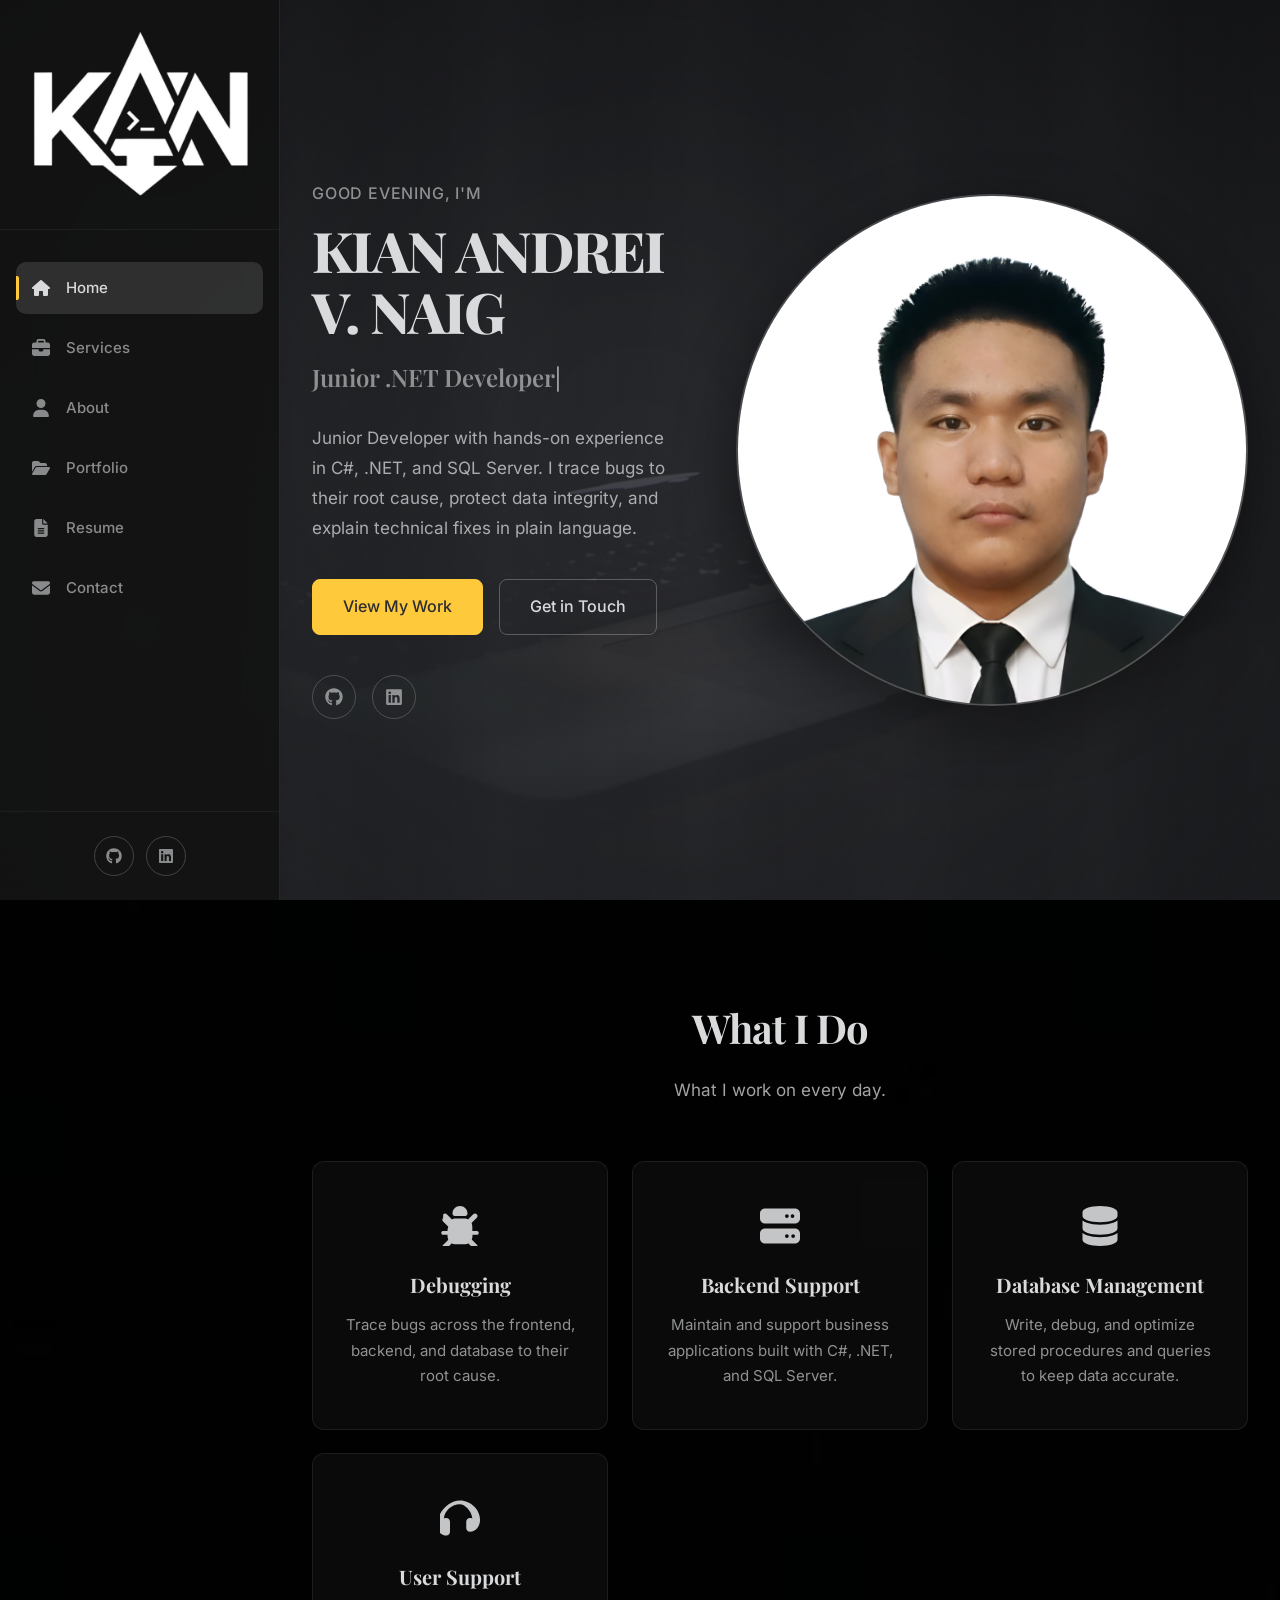
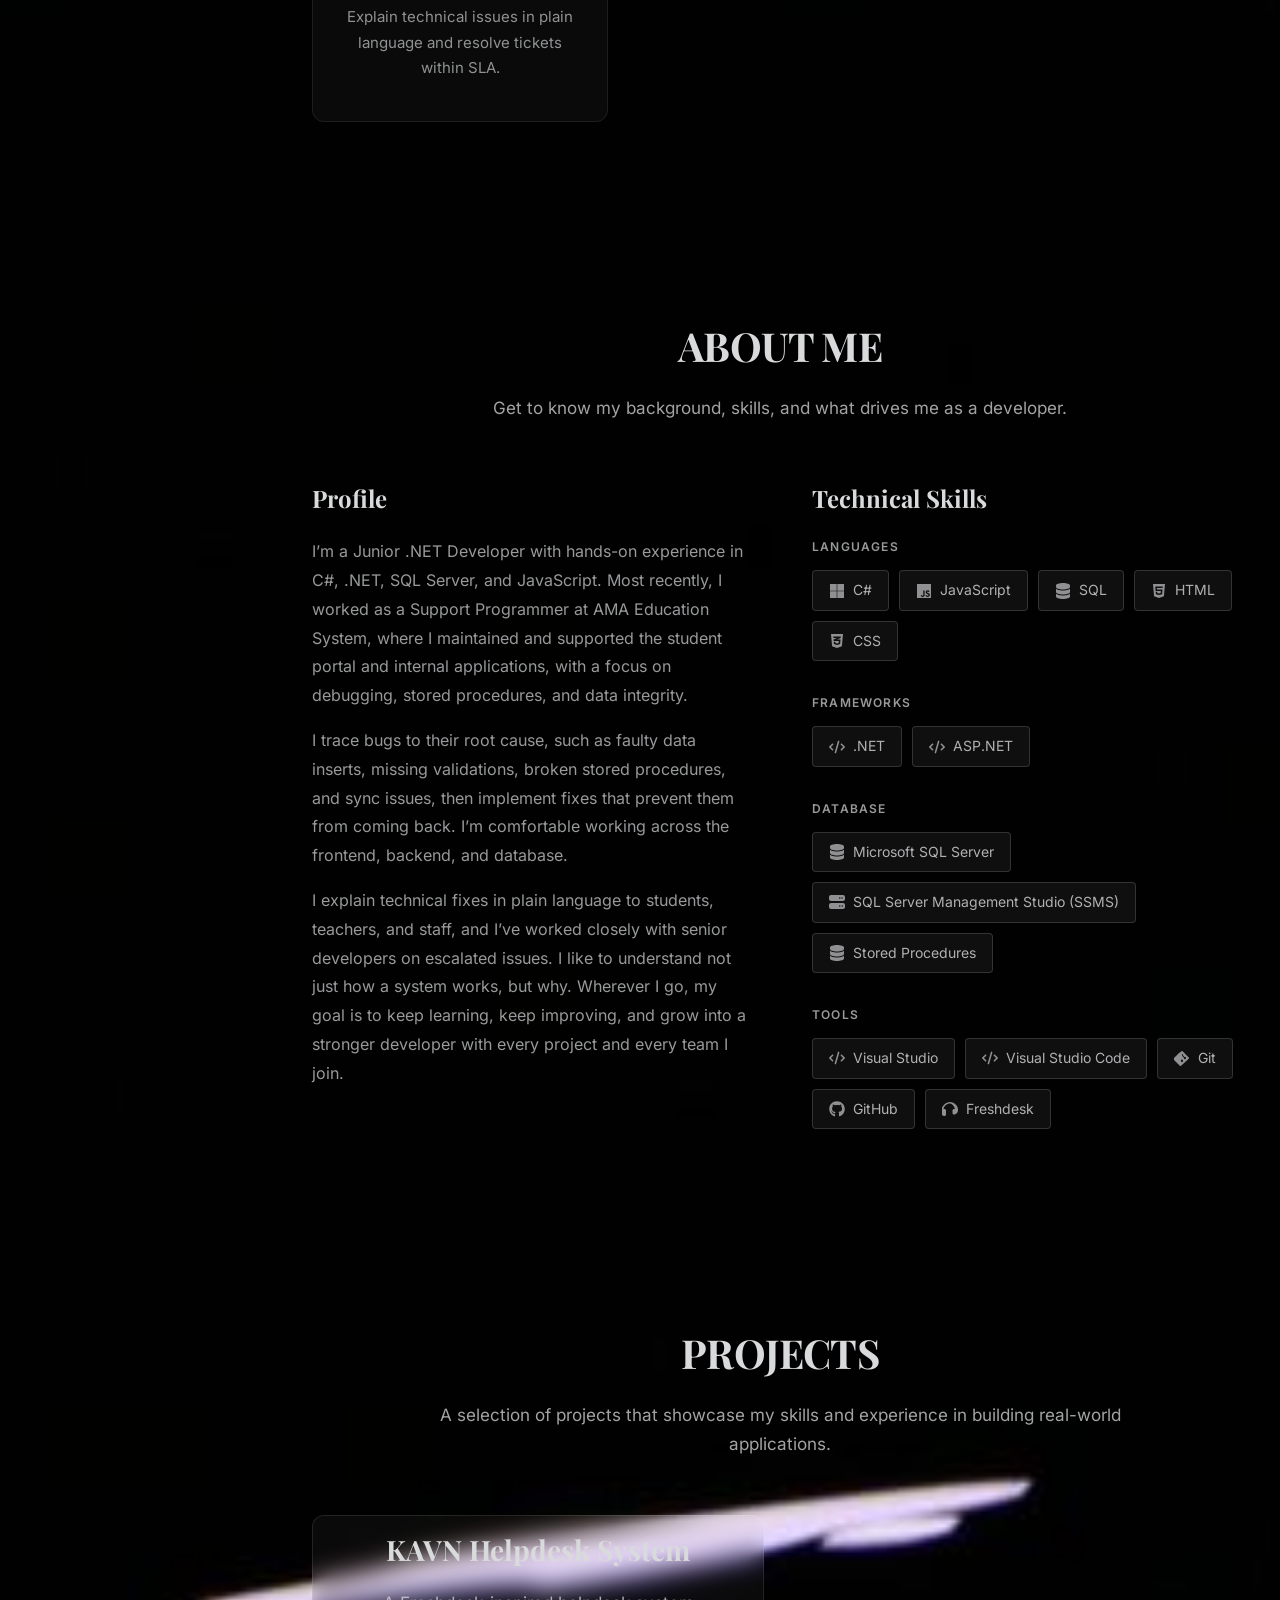
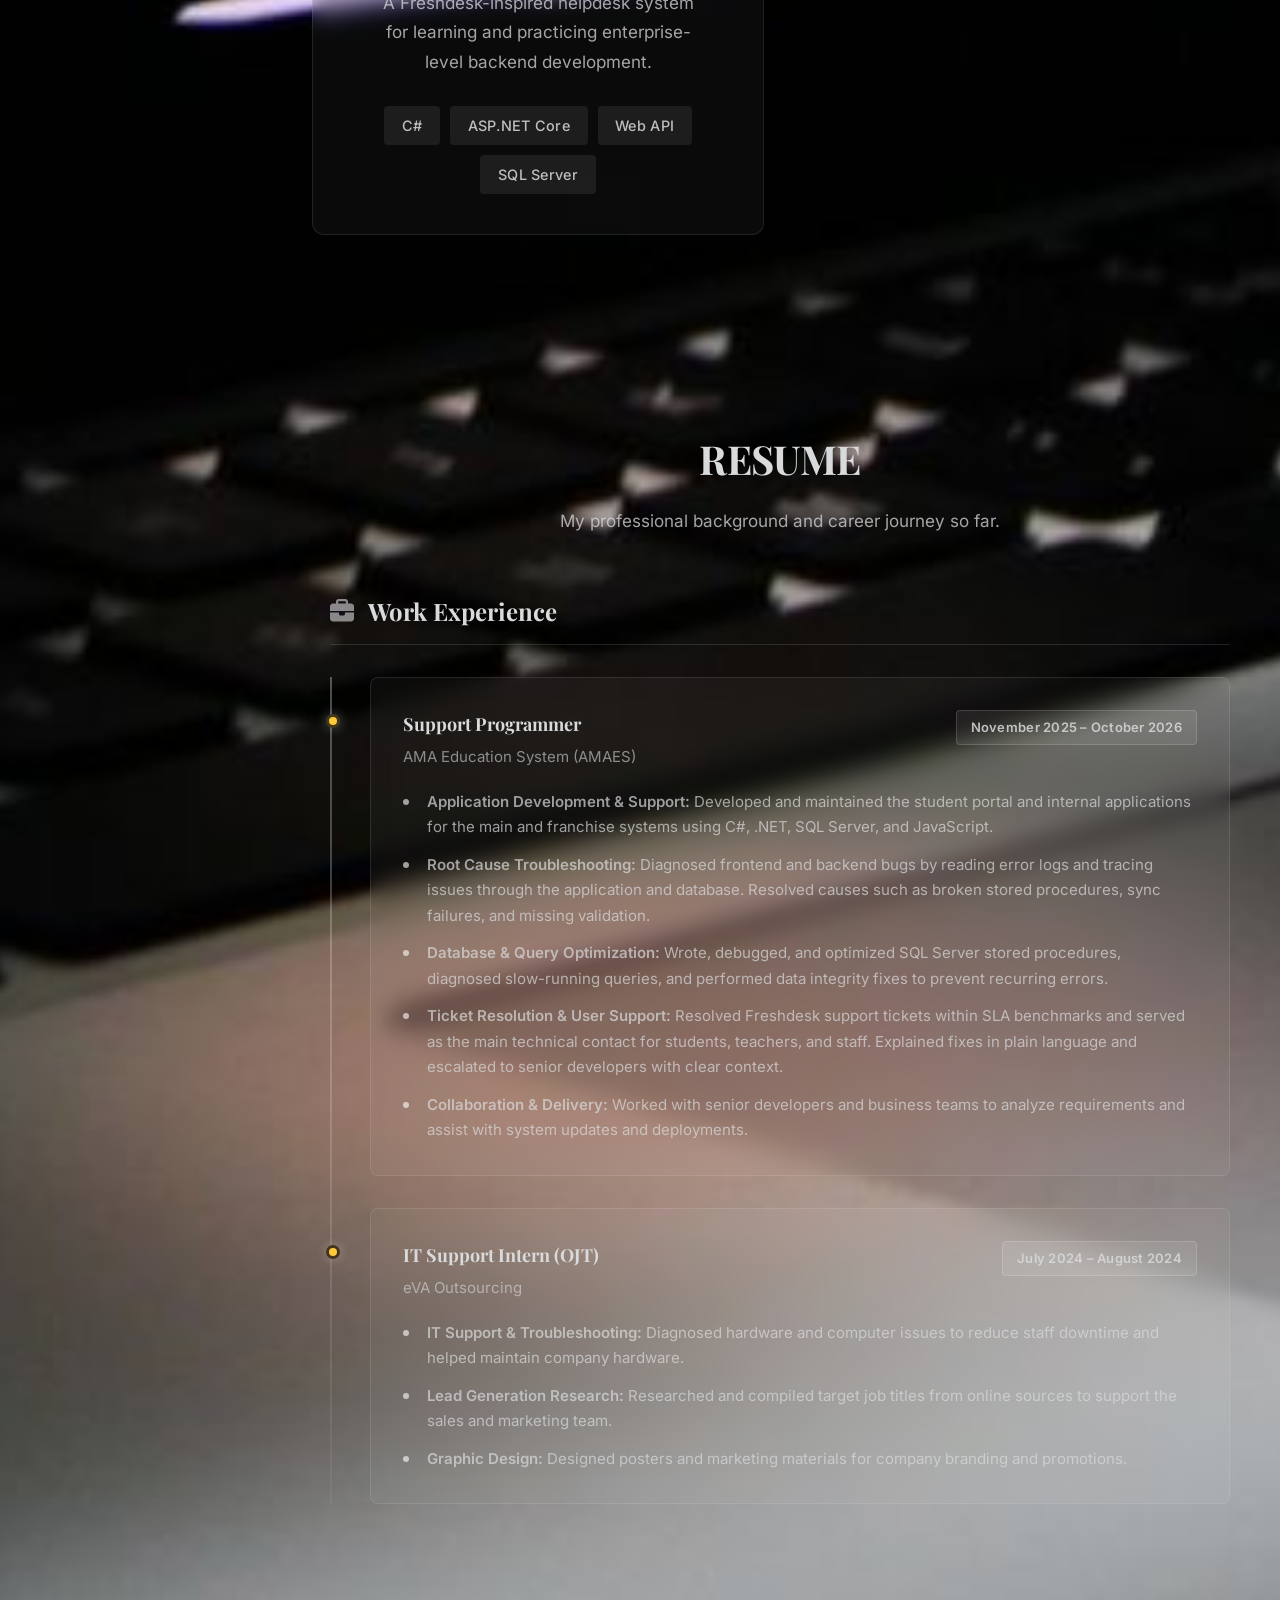
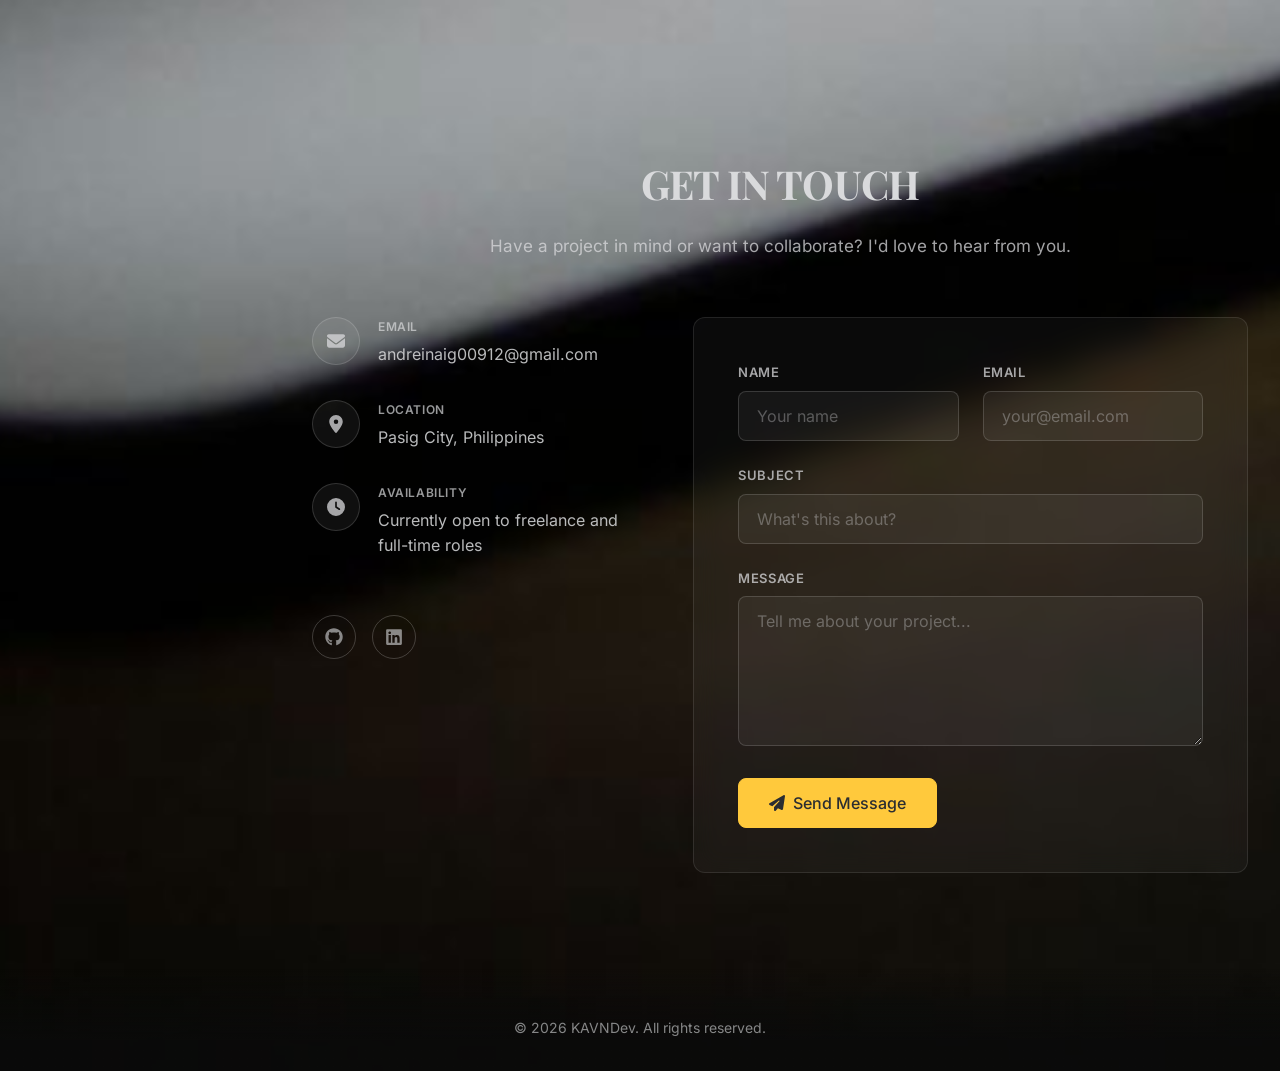
<file: index.html>
<!DOCTYPE html>
<html lang="en">
<head>
  <meta charset="UTF-8" />
  <meta name="viewport" content="width=device-width, initial-scale=1.0, viewport-fit=cover" />
  <meta name="referrer" content="strict-origin-when-cross-origin">
  <meta name="description" content="Portfolio of Kian Andrei V. Naig, a Junior .NET Developer skilled in C#, .NET, SQL Server, and root-cause debugging." />
  <meta name="author" content="Kian Andrei V. Naig" />
  <!-- Open Graph / social sharing — absolute URLs required by crawlers -->
  <meta property="og:title" content="Kian Andrei V. Naig | Junior .NET Developer" />
  <meta property="og:description" content="Portfolio of Kian Andrei V. Naig, a Junior .NET Developer skilled in C#, .NET, SQL Server, and root-cause debugging." />
  <meta property="og:image" content="https://kavndev.github.io/img/ProfileP.png" />
  <meta property="og:image:width" content="360" />
  <meta property="og:image:height" content="360" />
  <meta property="og:image:alt" content="Kian Andrei V. Naig — Junior .NET Developer" />
  <meta property="og:type" content="website" />
  <meta property="og:url" content="https://kavndev.github.io/" />
  <meta property="og:site_name" content="KAVN Portfolio" />
  <!-- Twitter / X card -->
  <meta name="twitter:card" content="summary" />
  <meta name="twitter:title" content="Kian Andrei V. Naig | Junior .NET Developer" />
  <meta name="twitter:description" content="Junior .NET Developer skilled in C#, .NET, SQL Server, and root-cause debugging." />
  <meta name="twitter:image" content="https://kavndev.github.io/img/ProfileP.png" />
  <meta http-equiv="Content-Security-Policy" content="default-src 'self'; style-src 'self' 'unsafe-inline'; font-src 'self'; img-src 'self' data:; script-src 'self'; connect-src https://api.staticforms.xyz; object-src 'none'; base-uri 'self'; form-action 'self' https://api.staticforms.xyz;" />
  <title>Kian Andrei V. Naig | Junior .NET Developer | C#, .NET, SQL Server</title>
  <!-- Canonical URL — prevents duplicate-content indexing -->
  <link rel="canonical" href="https://kavndev.github.io/" />
  <!-- Favicon set -->
  <link rel="icon" href="img/favicon.svg" type="image/svg+xml" />
  <link rel="icon" href="img/favicon-32.png" sizes="32x32" type="image/png" />
  <link rel="apple-touch-icon" href="img/apple-touch-icon.png" sizes="180x180" />
  <!-- Theme color for mobile browser chrome -->
  <meta name="theme-color" content="#2b2d31" />
  <link rel="stylesheet" href="css/styles.css" />
  <!-- Profile image preload for LCP -->
  <link rel="preload" href="img/ProfileP.png" as="image" fetchpriority="high" />
  <!-- JSON-LD structured data — helps Google understand the page -->
  <script type="application/ld+json">
  {
    "@context": "https://schema.org",
    "@type": "Person",
    "name": "Kian Andrei V. Naig",
    "url": "https://kavndev.github.io/",
    "image": "https://kavndev.github.io/img/ProfileP.png",
    "jobTitle": "Junior .NET Developer",
    "description": "Junior .NET Developer with hands-on experience in C#, .NET, and SQL Server. Specialises in root-cause debugging, stored procedures, and data integrity.",
    "address": {
      "@type": "PostalAddress",
      "addressLocality": "Quezon City",
      "addressCountry": "PH"
    },
    "sameAs": [
      "https://github.com/KAVNDev",
      "https://www.linkedin.com/in/kian-andrei-v-naig-338174373/"
    ],
    "knowsAbout": ["C#", ".NET", "ASP.NET", "SQL Server", "JavaScript", "HTML", "CSS", "Git"]
  }
  </script>
</head>
<body>
  <!-- Inline SVG sprite — zero network requests for icons -->
  <svg xmlns="http://www.w3.org/2000/svg" style="display:none" aria-hidden="true">
    <!-- Font Awesome Free 6.5.2 icon paths — MIT licensed -->
    <symbol id="icon-arrow-up" viewBox="0 0 384 512"><path d="M214.6 41.4c-12.5-12.5-32.8-12.5-45.3 0l-160 160c-12.5 12.5-12.5 32.8 0 45.3s32.8 12.5 45.3 0L160 141.2V448c0 17.7 14.3 32 32 32s32-14.3 32-32V141.2L329.4 246.6c12.5 12.5 32.8 12.5 45.3 0s12.5-32.8 0-45.3l-160-160z"/></symbol>
    <symbol id="icon-briefcase" viewBox="0 0 512 512"><path d="M184 48H328c4.4 0 8 3.6 8 8V96H176V56c0-4.4 3.6-8 8-8zm-56 8V96H64C28.7 96 0 124.7 0 160v96H192 320 512V160c0-35.3-28.7-64-64-64H384V56c0-30.9-25.1-56-56-56H184c-30.9 0-56 25.1-56 56zM512 288H320v32c0 17.7-14.3 32-32 32H224c-17.7 0-32-14.3-32-32V288H0V416c0 35.3 28.7 64 64 64H448c35.3 0 64-28.7 64-64V288z"/></symbol>
    <symbol id="icon-bug" viewBox="0 0 512 512"><path d="M256 0c53 0 96 43 96 96v3.6c0 15.7-12.7 28.4-28.4 28.4H188.4C172.7 128 160 115.3 160 99.6V96c0-53 43-96 96-96zM41.4 105.4c12.5-12.5 32.8-12.5 45.3 0l64 64c.7.7 1.4 1.4 2 2.1C163 161.2 181.2 160 200 160H312c18.8 0 37 1.2 47.3 11.5c.6-.7 1.3-1.4 2-2.1l64-64c12.5-12.5 32.8-12.5 45.3 0s12.5 32.8 0 45.3l-64 64c-.7.7-1.4 1.4-2.1 2c5.8 17.1 9.5 35.6 9.5 55.2V320H472c13.3 0 24 10.7 24 24s-10.7 24-24 24H416v8c0 19.6-3.7 38.1-9.5 55.2c.7.6 1.4 1.3 2.1 2l64 64c12.5 12.5 12.5 32.8 0 45.3s-32.8 12.5-45.3 0l-64-64c-.7-.7-1.4-1.4-2-2.1C351 487.8 332.8 489.6 312 490l-112 0c-20.8 0-39-1.8-49.3-12.1c-.7.7-1.4 1.4-2 2.1l-64 64c-12.5 12.5-32.8 12.5-45.3 0s-12.5-32.8 0-45.3l64-64c.7-.7 1.4-1.4 2.1-2C99.7 414.1 96 395.6 96 376v-8H40c-13.3 0-24-10.7-24-24s10.7-24 24-24H96V319.5c0-19.6 3.7-38.1 9.5-55.2c-.7-.6-1.4-1.3-2.1-2l-64-64c-12.5-12.5-12.5-32.8 0-45.3z"/></symbol>
    <symbol id="icon-check" viewBox="0 0 448 512"><path d="M438.6 105.4c12.5 12.5 12.5 32.8 0 45.3l-256 256c-12.5 12.5-32.8 12.5-45.3 0l-128-128c-12.5-12.5-12.5-32.8 0-45.3s32.8-12.5 45.3 0L160 338.7 393.4 105.4c12.5-12.5 32.8-12.5 45.3 0z"/></symbol>
    <symbol id="icon-chevron-down" viewBox="0 0 512 512"><path d="M233.4 406.6c12.5 12.5 32.8 12.5 45.3 0l192-192c12.5-12.5 12.5-32.8 0-45.3s-32.8-12.5-45.3 0L256 338.7 86.6 169.4c-12.5-12.5-32.8-12.5-45.3 0s-12.5 32.8 0 45.3l192 192z"/></symbol>
    <symbol id="icon-circle-check" viewBox="0 0 512 512"><path d="M256 512A256 256 0 1 0 256 0a256 256 0 1 0 0 512zM369 209L241 337c-9.4 9.4-24.6 9.4-33.9 0l-64-64c-9.4-9.4-9.4-24.6 0-33.9s24.6-9.4 33.9 0l47 47L335 175c9.4-9.4 24.6-9.4 33.9 0s9.4 24.6 0 33.9z"/></symbol>
    <symbol id="icon-circle-exclamation" viewBox="0 0 512 512"><path d="M256 512A256 256 0 1 0 256 0a256 256 0 1 0 0 512zm0-384c13.3 0 24 10.7 24 24V264c0 13.3-10.7 24-24 24s-24-10.7-24-24V152c0-13.3 10.7-24 24-24zM224 352a32 32 0 1 1 64 0 32 32 0 1 1 -64 0z"/></symbol>
    <symbol id="icon-clock" viewBox="0 0 512 512"><path d="M256 0a256 256 0 1 1 0 512A256 256 0 1 1 256 0zM232 120V256c0 8 4 15.5 10.7 20l96 64c11 7.4 25.9 4.5 33.3-6.5s4.5-25.9-6.5-33.3L280 243.2V120c0-13.3-10.7-24-24-24s-24 10.7-24 24z"/></symbol>
    <symbol id="icon-code" viewBox="0 0 640 512"><path d="M392.8 1.2c-17-4.9-34.7 5-39.6 22l-128 448c-4.9 17 5 34.7 22 39.6s34.7-5 39.6-22l128-448c4.9-17-5-34.7-22-39.6zm80.6 120.1c-12.5 12.5-12.5 32.8 0 45.3L562.7 256l-89.4 89.4c-12.5 12.5-12.5 32.8 0 45.3s32.8 12.5 45.3 0l112-112c12.5-12.5 12.5-32.8 0-45.3l-112-112c-12.5-12.5-32.8-12.5-45.3 0zm-306.7 0c-12.5-12.5-32.8-12.5-45.3 0l-112 112c-12.5 12.5-12.5 32.8 0 45.3l112 112c12.5 12.5 32.8 12.5 45.3 0s12.5-32.8 0-45.3L77.3 256l89.4-89.4c12.5-12.5 12.5-32.8 0-45.3z"/></symbol>
    <symbol id="icon-database" viewBox="0 0 448 512"><path d="M448 80v48c0 44.2-100.3 80-224 80S0 172.2 0 128V80C0 35.8 100.3 0 224 0S448 35.8 448 80zM393.2 214.7c20.8-7.4 39.9-16.9 54.8-28.6V288c0 44.2-100.3 80-224 80S0 332.2 0 288V186.1c14.9 11.8 34 21.2 54.8 28.6C99.7 230.7 159.5 240 224 240s124.3-9.3 169.2-25.3zM0 346.1c14.9 11.8 34 21.2 54.8 28.6C99.7 390.7 159.5 400 224 400s124.3-9.3 169.2-25.3c20.8-7.4 39.9-16.9 54.8-28.6V432c0 44.2-100.3 80-224 80S0 476.2 0 432V346.1z"/></symbol>
    <symbol id="icon-envelope" viewBox="0 0 512 512"><path d="M48 64C21.5 64 0 85.5 0 112c0 15.1 7.1 29.3 19.2 38.4L236.8 313.6c11.4 8.5 27 8.5 38.4 0L492.8 150.4c12.1-9.1 19.2-23.3 19.2-38.4c0-26.5-21.5-48-48-48H48zM0 176V384c0 35.3 28.7 64 64 64H448c35.3 0 64-28.7 64-64V176L294.4 339.2c-22.8 17.1-54 17.1-76.8 0L0 176z"/></symbol>
    <symbol id="icon-file-lines" viewBox="0 0 384 512"><path d="M64 0C28.7 0 0 28.7 0 64V448c0 35.3 28.7 64 64 64H320c35.3 0 64-28.7 64-64V160H256c-17.7 0-32-14.3-32-32V0H64zM256 0V128H384L256 0zM112 256H272c8.8 0 16 7.2 16 16s-7.2 16-16 16H112c-8.8 0-16-7.2-16-16s7.2-16 16-16zm0 64H272c8.8 0 16 7.2 16 16s-7.2 16-16 16H112c-8.8 0-16-7.2-16-16s7.2-16 16-16zm0 64H272c8.8 0 16 7.2 16 16s-7.2 16-16 16H112c-8.8 0-16-7.2-16-16s7.2-16 16-16z"/></symbol>
    <symbol id="icon-folder-open" viewBox="0 0 576 512"><path d="M88.7 223.8L0 375.8V96C0 60.7 28.7 32 64 32H181.5c17 0 33.3 6.7 45.3 18.7l26.5 26.5c12 12 28.3 18.7 45.3 18.7H416c35.3 0 64 28.7 64 64v32H144c-22.8 0-43.8 12.1-55.3 31.8zm27.6 16.1C122.1 230 132.6 224 144 224H544c11.5 0 22 6.1 27.7 16.1s5.7 22.3-.1 32.1l-112 192C453.9 474 443.4 480 432 480H32c-11.5 0-22-6.1-27.7-16.1s-5.7-22.3 .1-32.1l112-192z"/></symbol>
    <symbol id="icon-headset" viewBox="0 0 512 512"><path d="M256 80C149.9 80 62.4 159.4 49.6 262c9.4-3.8 19.6-6 30.4-6c26.5 0 48 21.5 48 48V432c0 26.5-21.5 48-48 48c-74.8 0-128-73.7-128-144v-16C0 155.3 114.6 32 256 32s256 123.3 256 240v16c0 70.3-53.2 144-128 144c-26.5 0-48-21.5-48-48V304c0-26.5 21.5-48 48-48c10.8 0 21 2.2 30.4 6C401.6 159.4 314.1 80 256 80z"/></symbol>
    <symbol id="icon-house" viewBox="0 0 576 512"><path d="M575.8 255.5c0 18-15 32.1-32 32.1l-32 0 .7 160.2c0 2.7-.2 5.4-.5 8.1l0 16.2c0 22.1-17.9 40-40 40l-16 0c-1.1 0-2.2 0-3.3-.1c-1.4.1-2.8.1-4.2.1L416 512l-24 0c-22.1 0-40-17.9-40-40l0-24 0-64c0-17.7-14.3-32-32-32l-64 0c-17.7 0-32 14.3-32 32l0 64 0 24c0 22.1-17.9 40-40 40l-24 0-31.9 0c-1.5 0-3-.1-4.5-.2c-1.2.1-2.4.2-3.6.2l-16 0c-22.1 0-40-17.9-40-40l0-112c0-.9 0-1.9.1-2.8l0-69.7-32 0c-18 0-32-14-32-32.1c0-9 3-17 10-24L266.4 8c7-7 15-8 22-8s15 2 21 7L564.8 231.5c8 7 12 15 11 24z"/></symbol>
    <symbol id="icon-location-dot" viewBox="0 0 384 512"><path d="M215.7 499.2C267 435 384 279.4 384 192C384 86 298 0 192 0S0 86 0 192c0 87.4 117 243 168.3 307.2c12.3 15.3 35.1 15.3 47.4 0zM192 128a64 64 0 1 1 0 128 64 64 0 1 1 0-128z"/></symbol>
    <symbol id="icon-paper-plane" viewBox="0 0 512 512"><path d="M498.1 5.6c10.1 7 15.4 19.1 13.5 31.2l-64 416c-1.5 9.7-7.4 18.2-16 23s-18.9 5.4-28 1.6L284 427.7l-68.5 74.1c-8.9 9.7-22.9 12.9-35.2 8.1S160 493.2 160 480V396.4c0-4 1.5-7.8 4.2-10.7L331.8 202.8c5.8-6.3 5.6-16-.4-22s-15.7-6.4-22-.7L106 360.8 17.7 316.6C7.1 311.3 .3 300.7 0 288.9s5.9-22.8 16.1-28.7l448-256c10.7-6.1 23.9-5.5 34 1.4z"/></symbol>
    <symbol id="icon-server" viewBox="0 0 512 512"><path d="M64 32C28.7 32 0 60.7 0 96v64c0 35.3 28.7 64 64 64H448c35.3 0 64-28.7 64-64V96c0-35.3-28.7-64-64-64H64zm280 72a24 24 0 1 1 0 48 24 24 0 1 1 0-48zm48 24a24 24 0 1 1 48 0 24 24 0 1 1 -48 0zM64 288c-35.3 0-64 28.7-64 64v64c0 35.3 28.7 64 64 64H448c35.3 0 64-28.7 64-64V352c0-35.3-28.7-64-64-64H64zm280 72a24 24 0 1 1 0 48 24 24 0 1 1 0-48zm56 24a24 24 0 1 1 48 0 24 24 0 1 1 -48 0z"/></symbol>
    <symbol id="icon-spinner" viewBox="0 0 512 512"><path d="M304 48a48 48 0 1 0 -96 0 48 48 0 1 0 96 0zm0 416a48 48 0 1 0 -96 0 48 48 0 1 0 96 0zM48 304a48 48 0 1 0 0-96 48 48 0 1 0 0 96zm464-48a48 48 0 1 0 -96 0 48 48 0 1 0 96 0zM142.9 437A48 48 0 1 0 75 369.1 48 48 0 1 0 142.9 437zm0-294.2A48 48 0 1 0 75 75a48 48 0 1 0 67.9 67.9zM369.1 437A48 48 0 1 0 437 369.1 48 48 0 1 0 369.1 437z"/></symbol>
    <symbol id="icon-user" viewBox="0 0 448 512"><path d="M224 256A128 128 0 1 0 224 0a128 128 0 1 0 0 256zm-45.7 48C79.8 304 0 383.8 0 482.3C0 498.7 13.3 512 29.7 512H418.3c16.4 0 29.7-13.3 29.7-29.7C448 383.8 368.2 304 269.7 304H178.3z"/></symbol>
    <symbol id="icon-xmark" viewBox="0 0 384 512"><path d="M342.6 150.6c12.5-12.5 12.5-32.8 0-45.3s-32.8-12.5-45.3 0L192 210.7 86.6 105.4c-12.5-12.5-32.8-12.5-45.3 0s-12.5 32.8 0 45.3L146.7 256 41.4 361.4c-12.5 12.5-12.5 32.8 0 45.3s32.8 12.5 45.3 0L192 301.3 297.4 406.6c12.5 12.5 32.8 12.5 45.3 0s12.5-32.8 0-45.3L237.3 256 342.6 150.6z"/></symbol>
    <!-- Brand icons -->
    <symbol id="icon-github" viewBox="0 0 496 512"><path d="M165.9 397.4c0 2-2.3 3.6-5.2 3.6-3.3.3-5.6-1.3-5.6-3.6 0-2 2.3-3.6 5.2-3.6 3-.3 5.6 1.3 5.6 3.6zm-31.1-4.5c-.7 2 1.3 4.3 4.3 4.9 2.6 1 5.6 0 6.2-2s-1.3-4.3-4.3-5.2c-2.6-.7-5.5.3-6.2 2.3zm44.2-1.7c-2.9.7-4.9 2.6-4.6 4.9.3 2 2.9 3.3 5.9 2.6 2.9-.7 4.9-2.6 4.6-4.6-.3-1.9-3-3.2-5.9-2.9zM244.8 8C106.1 8 0 113.3 0 252c0 110.9 69.8 205.8 169.5 239.2 12.8 2.3 17.3-5.6 17.3-12.1 0-6.2-.3-40.4-.3-61.4 0 0-70 15-84.7-29.8 0 0-11.4-29.1-27.8-36.6 0 0-22.9-15.7 1.6-15.4 0 0 24.9 2 38.6 25.8 21.9 38.6 58.6 27.5 72.9 20.9 2.3-16 8.8-27.1 16-33.7-55.9-6.2-112.3-14.3-112.3-110.5 0-27.5 7.6-41.3 23.6-58.9-2.6-6.5-11.1-33.3 2.6-67.9 20.9-6.5 69 27 69 27 20-5.6 41.5-8.5 62.8-8.5s42.8 2.9 62.8 8.5c0 0 48.1-33.6 69-27 13.7 34.7 5.2 61.4 2.6 67.9 16 17.7 25.8 31.5 25.8 58.9 0 96.5-58.9 104.2-114.8 110.5 9.2 7.9 17 22.9 17 46.4 0 33.7-.3 75.4-.3 83.6 0 6.5 4.6 14.4 17.3 12.1C428.2 457.8 496 362.9 496 252 496 113.3 383.5 8 244.8 8zM97.2 352.9c-1.3 1-1 3.3.7 5.2 1.6 1.6 3.9 2.3 5.2 1 1.3-1 1-3.3-.7-5.2-1.6-1.6-3.9-2.3-5.2-1zm-10.8-8.1c-.7 1.3.3 2.9 2.3 3.9 1.6 1 3.6.7 4.3-.7.7-1.3-.3-2.9-2.3-3.9-2-.6-3.6-.3-4.3.7zm32.4 35.6c-1.6 1.3-1 4.3 1.3 6.2 2.3 2.3 5.2 2.6 6.5 1 1.3-1.3.7-4.3-1.3-6.2-2.2-2.3-5.2-2.6-6.5-1zm-11.4-14.7c-1.6 1-1.6 3.6 0 5.9 1.6 2.3 4.3 3.3 5.6 2.3 1.6-1.3 1.6-3.9 0-6.2-1.4-2.3-4-3.3-5.6-2z"/></symbol>
    <symbol id="icon-linkedin" viewBox="0 0 448 512"><path d="M416 32H31.9C14.3 32 0 46.5 0 64.3v383.4C0 465.5 14.3 480 31.9 480H416c17.6 0 32-14.5 32-32.3V64.3c0-17.8-14.4-32.3-32-32.3zM135.4 416H69V202.2h66.5V416zm-33.2-243c-21.3 0-38.5-17.3-38.5-38.5S80.9 96 102.2 96c21.2 0 38.5 17.3 38.5 38.5 0 21.3-17.2 38.5-38.5 38.5zm282.1 243h-66.4V312c0-24.8-.5-56.7-34.5-56.7-34.6 0-39.9 27-39.9 54.9V416h-66.4V202.2h63.7v29.2h.9c8.9-16.8 30.6-34.5 62.9-34.5 67.2 0 79.7 44.3 79.7 101.9V416z"/></symbol>
    <symbol id="icon-css3-alt" viewBox="0 0 384 512"><path d="M0 32l34.9 395.8L192 480l157.1-52.2L384 32H0zm313.1 80l-4.8 47.3L193 208.6l-.3.1h111.5l-12.8 146.6-98.2 28.7-98.8-29.2-6.4-73.9h48.9l3.2 38.3 52.6 13.3 54.7-15.4 3.7-61.6-166.3-.5v-.1l-.2.1-3.6-46.3L193.1 162l6.5-2.7H76.7L70.9 112h242.2z"/></symbol>
    <symbol id="icon-git-alt" viewBox="0 0 448 512"><path d="M439.55 236.05L244 40.45a28.87 28.87 0 0 0-40.81 0l-40.66 40.63 51.52 51.52c27.06-9.14 52.68 16.77 43.39 43.68l49.66 49.66c34.23-11.8 61.18 31 35.47 56.69-26.49 26.49-70.21-2.87-56-37.34L240.22 199v121.85c25.3 12.54 22.26 41.85 9.08 55a34.34 34.34 0 0 1-48.55 0c-17.58-17.58-17.58-46.06 0-63.64 10.54-10.54 26.19-14.22 39.46-10.42V196.27a50.5 50.5 0 0 1-11.19-54.79l-51.01-51a28.87 28.87 0 0 0-40.81 0l-179.2 179.14a28.87 28.87 0 0 0 0 40.81l195.55 195.55a28.87 28.87 0 0 0 40.81 0L439.55 276.86a28.87 28.87 0 0 0 0-40.81z"/></symbol>
    <symbol id="icon-html5" viewBox="0 0 384 512"><path d="M0 32l34.9 395.8L191.5 480l157.6-52.2L384 32H0zm308.2 127.9H124.4l4.1 49.4h175.6l-13.6 148.4-97.9 27v.3h-1.1l-98.7-27.3-6-75.8h47.7L138 320l53.5 14.5 53.7-14.5 6-62.2H84.3L71.5 112.2h241.1l-4.4 47.7z"/></symbol>
    <symbol id="icon-js" viewBox="0 0 448 512"><path d="M0 32v448h448V32H0zm243.8 349.4c0 43.6-25.6 63.5-62.9 63.5-33.7 0-53.2-17.4-63.2-38.5l34.3-20.7c6.6 11.7 12.6 21.6 27.1 21.6 13.8 0 22.6-5.4 22.6-26.5V237.7h42.1v143.7zm99.6 63.5c-39.1 0-64.4-18.6-76.7-43l34.3-19.8c9 14.7 20.8 25.6 41.5 25.6 17.4 0 28.6-8.7 28.6-20.8 0-14.4-11.4-19.5-30.7-28l-10.5-4.5c-30.4-12.9-50.5-29.2-50.5-63.5 0-31.6 24.1-55.6 61.6-55.6 26.8 0 46 9.3 59.8 33.7L368 290c-7.2-12.9-15-18-27.1-18-12.3 0-20.1 7.8-20.1 18 0 12.6 7.8 17.7 25.9 25.6l10.5 4.5c35.8 15.3 55.9 31 55.9 66.2 0 37.8-29.8 58.6-69.7 58.6z"/></symbol>
    <symbol id="icon-microsoft" viewBox="0 0 448 512"><path d="M0 32h214.6v214.6H0V32zm233.4 0H448v214.6H233.4V32zM0 265.4h214.6V480H0V265.4zm233.4 0H448V480H233.4V265.4z"/></symbol>
  </svg>

  <!-- Skip to main content link -->
  <a href="#main" class="skip-link">Skip to main content</a>
  
  <!-- Loading Skeleton -->
  <div class="skeleton-loader" id="skeletonLoader">
    <div class="skeleton-loader__sidenav">
      <div class="skeleton-loader__logo"></div>
      <div class="skeleton-loader__menu">
        <div class="skeleton-loader__menu-item"></div>
        <div class="skeleton-loader__menu-item"></div>
        <div class="skeleton-loader__menu-item"></div>
        <div class="skeleton-loader__menu-item"></div>
        <div class="skeleton-loader__menu-item"></div>
        <div class="skeleton-loader__menu-item"></div>
      </div>
    </div>
    <div class="skeleton-loader__content">
      <div class="skeleton-loader__hero">
        <div class="skeleton-loader__hero-left">
          <div class="skeleton-loader__line skeleton-loader__line--short"></div>
          <div class="skeleton-loader__line skeleton-loader__line--long"></div>
          <div class="skeleton-loader__line skeleton-loader__line--medium"></div>
          <div class="skeleton-loader__text-block">
            <div class="skeleton-loader__line"></div>
            <div class="skeleton-loader__line"></div>
            <div class="skeleton-loader__line skeleton-loader__line--medium"></div>
          </div>
          <div class="skeleton-loader__buttons">
            <div class="skeleton-loader__button"></div>
            <div class="skeleton-loader__button"></div>
          </div>
        </div>
        <div class="skeleton-loader__hero-right">
          <div class="skeleton-loader__avatar"></div>
        </div>
      </div>
    </div>
  </div>

  <!-- Scroll Progress Bar -->
  <div class="scroll-progress" id="scrollProgress"></div>

  <!-- Floating Particles -->
  <div class="particles" id="particles"></div>
  <!-- Side Navigation -->
  <aside class="sidenav" id="sidenav">
    <div class="sidenav__header">
      <a href="#home" class="sidenav__logo">
        <img src="img/logo.png" alt="KAVN" class="sidenav__logo-img" />
      </a>
    </div>
    <nav class="sidenav__nav" aria-label="Main navigation">
      <ul class="sidenav__menu">
        <li class="sidenav__item">
          <a href="#home" class="sidenav__link active" data-section="home">
            <svg class="icon" aria-hidden="true"><use href="#icon-house"></use></svg>
            <span>Home</span>
          </a>
        </li>
        <li class="sidenav__item">
          <a href="#services" class="sidenav__link" data-section="services">
            <svg class="icon" aria-hidden="true"><use href="#icon-briefcase"></use></svg>
            <span>Services</span>
          </a>
        </li>
        <li class="sidenav__item">
          <a href="#about" class="sidenav__link" data-section="about">
            <svg class="icon" aria-hidden="true"><use href="#icon-user"></use></svg>
            <span>About</span>
          </a>
        </li>
        <li class="sidenav__item">
          <a href="#portfolio" class="sidenav__link" data-section="portfolio">
            <svg class="icon" aria-hidden="true"><use href="#icon-folder-open"></use></svg>
            <span>Portfolio</span>
          </a>
        </li>
        <li class="sidenav__item">
          <a href="#resume" class="sidenav__link" data-section="resume">
            <svg class="icon" aria-hidden="true"><use href="#icon-file-lines"></use></svg>
            <span>Resume</span>
          </a>
        </li>
        <li class="sidenav__item">
          <a href="#contact" class="sidenav__link" data-section="contact">
            <svg class="icon" aria-hidden="true"><use href="#icon-envelope"></use></svg>
            <span>Contact</span>
          </a>
        </li>
      </ul>
    </nav>
    <div class="sidenav__footer">
      <div class="sidenav__socials">
        <a href="https://github.com/KAVNDev" target="_blank" rel="noopener noreferrer" aria-label="GitHub" class="sidenav__social-link">
          <svg class="icon" aria-hidden="true"><use href="#icon-github"></use></svg>
        </a>
        <a href="https://www.linkedin.com/in/kian-andrei-v-naig-338174373/" target="_blank" rel="noopener noreferrer" aria-label="LinkedIn" class="sidenav__social-link">
          <svg class="icon" aria-hidden="true"><use href="#icon-linkedin"></use></svg>
        </a>
      </div>
    </div>
  </aside>

  <!-- Mobile Menu Toggle -->
  <button class="mobile-menu-toggle" id="mobileMenuToggle" aria-label="Toggle menu" aria-expanded="false" aria-controls="sidenav">
    <span class="mobile-menu-toggle__line"></span>
    <span class="mobile-menu-toggle__line"></span>
    <span class="mobile-menu-toggle__line"></span>
  </button>

  <main class="main-content" id="main">
    <!-- Home Section -->
    <section class="hero section" id="home">
      <div class="container hero__container">
        <div class="hero__content">
          <p class="hero__greeting" id="heroGreeting">Hello, I'm</p>
          <h1 class="hero__name">KIAN ANDREI V. NAIG</h1>
          <h2 class="hero__title">
            <span class="sr-only">Junior Developer</span>
            <span class="typewriter" id="typewriter" aria-hidden="true">Junior Developer</span>
            <span class="typewriter__cursor" aria-hidden="true">|</span>
          </h2>

          <p class="hero__description">
            Junior Developer with hands-on experience in C#, .NET, and SQL Server. I trace bugs to their root cause, protect data integrity, and explain technical fixes in plain language.
          </p>
          <div class="hero__actions">
            <a href="#portfolio" class="btn btn--primary btn--magnetic">View My Work</a>
            <a href="#contact" class="btn btn--ghost btn--magnetic">Get in Touch</a>
          </div>
          <div class="hero__social">
            <a href="https://github.com/KAVNDev" target="_blank" rel="noopener noreferrer" aria-label="GitHub" class="hero__social-link">
              <svg class="icon" aria-hidden="true"><use href="#icon-github"></use></svg>
            </a>
            <a href="https://www.linkedin.com/in/kian-andrei-v-naig-338174373/" target="_blank" rel="noopener noreferrer" aria-label="LinkedIn" class="hero__social-link">
              <svg class="icon" aria-hidden="true"><use href="#icon-linkedin"></use></svg>
            </a>
          </div>
        </div>
        <div class="hero__image">
          <div class="hero__scroll-hint" aria-hidden="true">
            <span>Scroll to explore</span>
            <svg class="icon" aria-hidden="true"><use href="#icon-chevron-down"></use></svg>
          </div>
          <div class="hero__avatar">
            <svg
              class="hero__avatar-svg"
              viewBox="0 0 520 520"
              xmlns="http://www.w3.org/2000/svg"
              xmlns:xlink="http://www.w3.org/1999/xlink"
              role="img"
              aria-label="Kian Andrei V. Naig"
            >
              <defs>
                <clipPath id="avatarClip">
                  <circle cx="260" cy="260" r="258" />
                </clipPath>
              </defs>
              <!-- Subtle ring -->
              <circle cx="260" cy="260" r="259" fill="none" stroke="rgba(255,255,255,0.12)" stroke-width="2" />
              <image
                href="img/ProfileP.png"
                x="0" y="0"
                width="520" height="520"
                clip-path="url(#avatarClip)"
                preserveAspectRatio="xMidYMid slice"
                class="hero__avatar-img hero__avatar-img--lazy"
              />
            </svg>
          </div>
        </div>
      </div>
    </section>

    <!-- What I Do Section -->
    <section class="services section" id="services">
      <div class="container">
        <h2 class="section__title">What I Do</h2>
        <p class="section__subtitle">What I work on every day.</p>
        <div class="services__grid">
          <button class="services__card" data-modal="modal-debugging">
            <div class="services__icon"><svg class="icon" aria-hidden="true"><use href="#icon-bug"></use></svg></div>
            <h3 class="services__card-title">Debugging</h3>
            <p class="services__card-text">Trace bugs across the frontend, backend, and database to their root cause.</p>
          </button>
          <button class="services__card" data-modal="modal-backend">
            <div class="services__icon"><svg class="icon" aria-hidden="true"><use href="#icon-server"></use></svg></div>
            <h3 class="services__card-title">Backend Support</h3>
            <p class="services__card-text">Maintain and support business applications built with C#, .NET, and SQL Server.</p>
          </button>
          <button class="services__card" data-modal="modal-database">
            <div class="services__icon"><svg class="icon" aria-hidden="true"><use href="#icon-database"></use></svg></div>
            <h3 class="services__card-title">Database Management</h3>
            <p class="services__card-text">Write, debug, and optimize stored procedures and queries to keep data accurate.</p>
          </button>
          <button class="services__card" data-modal="modal-support">
            <div class="services__icon"><svg class="icon" aria-hidden="true"><use href="#icon-headset"></use></svg></div>
            <h3 class="services__card-title">User Support</h3>
            <p class="services__card-text">Explain technical issues in plain language and resolve tickets within SLA.</p>
          </button>
        </div>
      </div>
    </section>

    <!-- About Section -->
    <section class="about section" id="about">
      <div class="container">
        <h2 class="section__title">ABOUT ME</h2>
        <p class="section__subtitle">
          Get to know my background, skills, and what drives me as a developer.
        </p>
        <div class="about__grid">
          <div class="about__story">
              <h3 class="about__heading">Profile</h3>
              <p class="about__text">
                I’m a Junior .NET Developer with hands-on experience in C#, .NET, SQL Server, and JavaScript. Most recently, I worked as a Support Programmer at AMA Education System, where I maintained and supported the student portal and internal applications, with a focus on debugging, stored procedures, and data integrity.
              </p>
              <p class="about__text">
                I trace bugs to their root cause, such as faulty data inserts, missing validations, broken stored procedures, and sync issues, then implement fixes that prevent them from coming back. I’m comfortable working across the frontend, backend, and database.
              </p>
              <p class="about__text">
                I explain technical fixes in plain language to students, teachers, and staff, and I’ve worked closely with senior developers on escalated issues. I like to understand not just how a system works, but why. Wherever I go, my goal is to keep learning, keep improving, and grow into a stronger developer with every project and every team I join.
              </p>
          </div>
          <div class="about__skills">
            <h3 class="about__heading">Technical Skills</h3>
            <div class="about__skills-grid">
              <div class="about__skill-group">
                <h4 class="about__skill-category">Languages</h4>
                <ul class="about__skill-list">
                  <li class="about__skill-item"><svg class="icon" aria-hidden="true"><use href="#icon-microsoft"></use></svg> C#</li>
                  <li class="about__skill-item"><svg class="icon" aria-hidden="true"><use href="#icon-js"></use></svg> JavaScript</li>
                  <li class="about__skill-item"><svg class="icon" aria-hidden="true"><use href="#icon-database"></use></svg> SQL</li>
                  <li class="about__skill-item"><svg class="icon" aria-hidden="true"><use href="#icon-html5"></use></svg> HTML</li>
                  <li class="about__skill-item"><svg class="icon" aria-hidden="true"><use href="#icon-css3-alt"></use></svg> CSS</li>
                </ul>
              </div>
              <div class="about__skill-group">
                <h4 class="about__skill-category">Frameworks</h4>
                <ul class="about__skill-list">
                  <li class="about__skill-item"><svg class="icon" aria-hidden="true"><use href="#icon-code"></use></svg> .NET</li>
                  <li class="about__skill-item"><svg class="icon" aria-hidden="true"><use href="#icon-code"></use></svg> ASP.NET</li>
                </ul>
              </div>
              <div class="about__skill-group">
                <h4 class="about__skill-category">Database</h4>
                <ul class="about__skill-list">
                  <li class="about__skill-item"><svg class="icon" aria-hidden="true"><use href="#icon-database"></use></svg> Microsoft SQL Server</li>
                  <li class="about__skill-item"><svg class="icon" aria-hidden="true"><use href="#icon-server"></use></svg> SQL Server Management Studio (SSMS)</li>
                  <li class="about__skill-item"><svg class="icon" aria-hidden="true"><use href="#icon-database"></use></svg> Stored Procedures</li>
                </ul>
              </div>
              <div class="about__skill-group">
                <h4 class="about__skill-category">Tools</h4>
                <ul class="about__skill-list">
                  <li class="about__skill-item"><svg class="icon" aria-hidden="true"><use href="#icon-code"></use></svg> Visual Studio</li>
                  <li class="about__skill-item"><svg class="icon" aria-hidden="true"><use href="#icon-code"></use></svg> Visual Studio Code</li>
                  <li class="about__skill-item"><svg class="icon" aria-hidden="true"><use href="#icon-git-alt"></use></svg> Git</li>
                  <li class="about__skill-item"><svg class="icon" aria-hidden="true"><use href="#icon-github"></use></svg> GitHub</li>
                  <li class="about__skill-item"><svg class="icon" aria-hidden="true"><use href="#icon-headset"></use></svg> Freshdesk</li>
                </ul>
              </div>
            </div>
          </div>
        </div>
      </div>
    </section>

    <!-- Portfolio Section -->
    <section class="portfolio section" id="portfolio">
      <div class="container">
        <h2 class="section__title">PROJECTS</h2>
        <p class="section__subtitle">
          A selection of projects that showcase my skills and experience in building real-world applications.
        </p>
        <div class="portfolio__grid">
          <article class="portfolio__card portfolio__card--flip" tabindex="0" role="button" aria-label="Helpdesk System project - Press Enter to flip">
            <div class="portfolio__card-inner">
              <div class="portfolio__card-front">
                <div class="portfolio__card-content">
                  <h3 class="portfolio__card-title">KAVN Helpdesk System</h3>
                  <p class="portfolio__card-description">A Freshdesk-inspired helpdesk system for learning and practicing enterprise-level backend development.</p>
                  <div class="portfolio__card-tags">
                    <span class="portfolio__tag">C#</span>
                    <span class="portfolio__tag">ASP.NET Core</span>
                    <span class="portfolio__tag">Web API</span>
                    <span class="portfolio__tag">SQL Server</span>
                  </div>
                </div>
              </div>
              <div class="portfolio__card-back">
                <div class="portfolio__card-content">
                  <h3 class="portfolio__card-title">Tech Stack</h3>
                  <p class="portfolio__card-description">Backend: C# with ASP.NET Core Web API. Database: Microsoft SQL Server. Currently building out ticket management, user authentication, and role-based access control features.</p>
                  <div class="portfolio__card-tags">
                    <span class="portfolio__tag">In Progress</span>
                    <span class="portfolio__tag">Learning Project</span>
                  </div>
                  <div class="portfolio__card-links">
                    <a href="https://github.com/KAVNDev/kavn-helpdesk-system" target="_blank" rel="noopener noreferrer" class="portfolio__link"><svg class="icon" aria-hidden="true"><use href="#icon-github"></use></svg> View on GitHub</a>
                  </div>
                </div>
              </div>
            </div>
          </article>
        </div>
      </div>
    </section>

    <!-- Resume Section -->
    <section class="resume section" id="resume">
      <div class="container">
        <h2 class="section__title">RESUME</h2>
        <p class="section__subtitle">My professional background and career journey so far.</p>
        <div class="resume__content">
          <div class="resume__section">
            <h3 class="resume__section-title">
              <svg class="icon" aria-hidden="true"><use href="#icon-briefcase"></use></svg> Work Experience
            </h3>
            <div class="resume__timeline">
              <div class="resume__item">
                <div class="resume__item-header">
                  <div>
                    <h4 class="resume__item-role">Support Programmer</h4>
                    <p class="resume__item-company">AMA Education System (AMAES)</p>
                  </div>
                  <span class="resume__item-period">November 2025 – October 2026</span>
                </div>
                <ul class="resume__item-highlights">
                  <li class="resume__item-point"><strong>Application Development & Support:</strong> Developed and maintained the student portal and internal applications for the main and franchise systems using C#, .NET, SQL Server, and JavaScript.</li>
                  <li class="resume__item-point"><strong>Root Cause Troubleshooting:</strong> Diagnosed frontend and backend bugs by reading error logs and tracing issues through the application and database. Resolved causes such as broken stored procedures, sync failures, and missing validation.</li>
                  <li class="resume__item-point"><strong>Database & Query Optimization:</strong> Wrote, debugged, and optimized SQL Server stored procedures, diagnosed slow-running queries, and performed data integrity fixes to prevent recurring errors.</li>
                  <li class="resume__item-point"><strong>Ticket Resolution & User Support:</strong> Resolved Freshdesk support tickets within SLA benchmarks and served as the main technical contact for students, teachers, and staff. Explained fixes in plain language and escalated to senior developers with clear context.</li>
                  <li class="resume__item-point"><strong>Collaboration & Delivery:</strong> Worked with senior developers and business teams to analyze requirements and assist with system updates and deployments.</li>
                </ul>
              </div>
              <div class="resume__item">
                <div class="resume__item-header">
                  <div>
                    <h4 class="resume__item-role">IT Support Intern (OJT)</h4>
                    <p class="resume__item-company">eVA Outsourcing</p>
                  </div>
                  <span class="resume__item-period">July 2024 – August 2024</span>
                </div>
                <ul class="resume__item-highlights">
                  <li class="resume__item-point"><strong>IT Support & Troubleshooting:</strong> Diagnosed hardware and computer issues to reduce staff downtime and helped maintain company hardware.</li>
                  <li class="resume__item-point"><strong>Lead Generation Research:</strong> Researched and compiled target job titles from online sources to support the sales and marketing team.</li>
                  <li class="resume__item-point"><strong>Graphic Design:</strong> Designed posters and marketing materials for company branding and promotions.</li>
                </ul>
              </div>
            </div>
          </div>
        </div>
      </div>
    </section>

    <!-- Contact Section -->
    <section class="contact section" id="contact">
      <div class="container">
        <h2 class="section__title">GET IN TOUCH</h2>
        <p class="section__subtitle">Have a project in mind or want to collaborate? I'd love to hear from you.</p>
        <div class="contact__grid">
          <div class="contact__info">
            <div class="contact__info-item">
              <div class="contact__info-icon"><svg class="icon" aria-hidden="true"><use href="#icon-envelope"></use></svg></div>
              <div>
                <h4 class="contact__info-title">Email</h4>
                <a href="#" class="contact__info-value" id="emailLink">
                  <noscript>andreinaig00912[at]gmail.com</noscript>
                </a>
              </div>
            </div>
            <div class="contact__info-item">
              <div class="contact__info-icon"><svg class="icon" aria-hidden="true"><use href="#icon-location-dot"></use></svg></div>
              <div>
                <h4 class="contact__info-title">Location</h4>
                <p class="contact__info-value">Pasig City, Philippines</p>
              </div>
            </div>
            <div class="contact__info-item">
              <div class="contact__info-icon"><svg class="icon" aria-hidden="true"><use href="#icon-clock"></use></svg></div>
              <div>
                <h4 class="contact__info-title">Availability</h4>
                <p class="contact__info-value">Currently open to freelance and full-time roles</p>
              </div>
            </div>
            <div class="contact__socials">
              <a href="https://github.com/KAVNDev" target="_blank" rel="noopener noreferrer" aria-label="GitHub" class="contact__social-link">
                <svg class="icon" aria-hidden="true"><use href="#icon-github"></use></svg>
              </a>
              <a href="https://www.linkedin.com/in/kian-andrei-v-naig-338174373/" target="_blank" rel="noopener noreferrer" aria-label="LinkedIn" class="contact__social-link">
                <svg class="icon" aria-hidden="true"><use href="#icon-linkedin"></use></svg>
              </a>
            </div>
          </div>
          <form class="contact__form" id="contactForm" action="https://api.staticforms.xyz/submit" method="POST" aria-describedby="formSuccess formError">
            <div class="contact__form-success" id="formSuccess" role="status" aria-live="polite" style="display: none;">
              <svg class="icon" aria-hidden="true"><use href="#icon-circle-check"></use></svg>
              <p>Message sent successfully!</p>
            </div>
            <div class="contact__form-error" id="formError" role="alert" style="display: none;">
              <svg class="icon" aria-hidden="true"><use href="#icon-circle-exclamation"></use></svg>
              <p id="formErrorText">Couldn't send. Please email me directly.</p>
            </div>
            <input type="hidden" name="accessKey" id="formAccessKey" value="" />
            <input type="hidden" name="redirectTo" value="" />
            <input type="text" name="honeypot" class="form-honeypot" tabindex="-1" autocomplete="off" />
            <div class="contact__form-row">
              <div class="contact__form-group">
                <label for="name" class="contact__label">Name</label>
                <div class="contact__input-wrap">
                  <input type="text" id="name" name="name" required class="contact__input" placeholder="Your name" autocomplete="name" />
                  <span class="contact__valid-icon"><svg class="icon" aria-hidden="true"><use href="#icon-check"></use></svg></span>
                </div>
              </div>
              <div class="contact__form-group">
                <label for="email" class="contact__label">Email</label>
                <div class="contact__input-wrap">
                  <input type="email" id="email" name="email" required class="contact__input" placeholder="your@email.com" autocomplete="email" />
                  <span class="contact__valid-icon"><svg class="icon" aria-hidden="true"><use href="#icon-check"></use></svg></span>
                </div>
              </div>
            </div>
            <div class="contact__form-group">
              <label for="subject" class="contact__label">Subject</label>
              <div class="contact__input-wrap">
                <input type="text" id="subject" name="subject" required class="contact__input" placeholder="What's this about?" />
                <span class="contact__valid-icon"><svg class="icon" aria-hidden="true"><use href="#icon-check"></use></svg></span>
              </div>
            </div>
            <div class="contact__form-group">
              <label for="message" class="contact__label">Message</label>
              <div class="contact__input-wrap">
                <textarea id="message" name="message" required rows="6" class="contact__input contact__textarea" placeholder="Tell me about your project..."></textarea>
                <span class="contact__valid-icon"><svg class="icon" aria-hidden="true"><use href="#icon-check"></use></svg></span>
              </div>
            </div>
            <button type="submit" class="btn btn--primary btn--magnetic contact__submit">
              <svg class="icon" aria-hidden="true"><use href="#icon-paper-plane"></use></svg> Send Message
            </button>
          </form>
        </div>
      </div>
    </section>
  </main>

  <!-- Service Modals -->
  <div class="modal" id="modal-debugging" aria-hidden="true">
    <div class="modal__overlay" data-close></div>
    <div class="modal__content" role="dialog" aria-labelledby="modal-debugging-title">
      <button class="modal__close" data-close aria-label="Close modal"><svg class="icon" aria-hidden="true"><use href="#icon-xmark"></use></svg></button>
      <div class="modal__icon"><svg class="icon" aria-hidden="true"><use href="#icon-bug"></use></svg></div>
      <h3 class="modal__title" id="modal-debugging-title">Debugging</h3>
      <p class="modal__text">Trace bugs across the frontend, backend, and database to their root cause.</p>
      <p class="modal__text">For example, I once tracked down a student enrollment issue where records were appearing duplicated in the portal. I traced it through the frontend submission, found a missing transaction rollback in the backend service, and discovered the stored procedure was executing twice due to a retry loop. I added proper error handling, fixed the transaction scope, and prevented future duplicates.</p>
    </div>
  </div>

  <div class="modal" id="modal-backend" aria-hidden="true">
    <div class="modal__overlay" data-close></div>
    <div class="modal__content" role="dialog" aria-labelledby="modal-backend-title">
      <button class="modal__close" data-close aria-label="Close modal"><svg class="icon" aria-hidden="true"><use href="#icon-xmark"></use></svg></button>
      <div class="modal__icon"><svg class="icon" aria-hidden="true"><use href="#icon-server"></use></svg></div>
      <h3 class="modal__title" id="modal-backend-title">Backend Support</h3>
      <p class="modal__text">Maintain and support business applications built with C#, .NET, and SQL Server.</p>
      <p class="modal__text">At AMA Education System, I maintained the student portal's backend services written in C# and ASP.NET. I fixed bugs in enrollment processing, grade submission, and user authentication modules. I also worked on adding validation rules, improving error logging, and ensuring data consistency across multiple database tables during nightly batch jobs.</p>
    </div>
  </div>

  <div class="modal" id="modal-database" aria-hidden="true">
    <div class="modal__overlay" data-close></div>
    <div class="modal__content" role="dialog" aria-labelledby="modal-database-title">
      <button class="modal__close" data-close aria-label="Close modal"><svg class="icon" aria-hidden="true"><use href="#icon-xmark"></use></svg></button>
      <div class="modal__icon"><svg class="icon" aria-hidden="true"><use href="#icon-database"></use></svg></div>
      <h3 class="modal__title" id="modal-database-title">Database Management</h3>
      <p class="modal__text">Write, debug, and optimize stored procedures and queries to keep data accurate.</p>
      <p class="modal__text">I regularly wrote and debugged stored procedures for student data imports, grade calculations, and report generation. I optimized slow-running queries by adding proper indexes, rewriting joins, and eliminating unnecessary subqueries. I also maintained referential integrity by ensuring cascading updates and deletes were handled correctly across related tables.</p>
    </div>
  </div>

  <div class="modal" id="modal-support" aria-hidden="true">
    <div class="modal__overlay" data-close></div>
    <div class="modal__content" role="dialog" aria-labelledby="modal-support-title">
      <button class="modal__close" data-close aria-label="Close modal"><svg class="icon" aria-hidden="true"><use href="#icon-xmark"></use></svg></button>
      <div class="modal__icon"><svg class="icon" aria-hidden="true"><use href="#icon-headset"></use></svg></div>
      <h3 class="modal__title" id="modal-support-title">User Support</h3>
      <p class="modal__text">Explain technical issues in plain language and resolve tickets within SLA.</p>
      <p class="modal__text">I handled support tickets from students, teachers, and staff who couldn't log in, had missing grades, or encountered errors during enrollment. I explained technical issues like "your session expired" or "the database is being updated" in plain language, and I always provided next steps. I met our SLA by prioritizing critical issues and escalating complex bugs to senior developers with clear reproduction steps.</p>
    </div>
  </div>

  <!-- Footer -->
  <footer class="footer">
    <div class="container">
      <p class="footer__text">&copy; 2026 KAVNDev. All rights reserved.</p>
    </div>
  </footer>

  <!-- Back to Top Bubble -->
  <a href="#home" class="back-to-top" id="backToTop" aria-label="Back to top">
    <svg class="icon" aria-hidden="true"><use href="#icon-arrow-up"></use></svg>
  </a>

  <!-- Background layers -->
  <div class="bg-image" id="bgImage" aria-hidden="true"></div>
  <div class="vignette" aria-hidden="true"></div>
  <div class="noise" aria-hidden="true"></div>
  <div class="rhythm-lines" aria-hidden="true"></div>

  <script src="js/vendor/lenis.min.js"></script>
  <script src="js/main.js"></script>
</body>
</html>
</file>
<file: css/styles.css>
/* ===== SELF-HOSTED FONTS ===== */
@font-face {
  font-family: 'Inter';
  font-style: normal;
  font-weight: 400;
  font-display: swap;
  src: url('../fonts/inter-400.woff2') format('woff2');
}

@font-face {
  font-family: 'Inter';
  font-style: normal;
  font-weight: 500;
  font-display: swap;
  src: url('../fonts/inter-500.woff2') format('woff2');
}

@font-face {
  font-family: 'Inter';
  font-style: normal;
  font-weight: 600;
  font-display: swap;
  src: url('../fonts/inter-600.woff2') format('woff2');
}

@font-face {
  font-family: 'Playfair Display';
  font-style: normal;
  font-weight: 600;
  font-display: swap;
  src: url('../fonts/playfair-600.woff2') format('woff2');
}

@font-face {
  font-family: 'Playfair Display';
  font-style: normal;
  font-weight: 700;
  font-display: swap;
  src: url('../fonts/playfair-700.woff2') format('woff2');
}

@font-face {
  font-family: 'Playfair Display';
  font-style: normal;
  font-weight: 800;
  font-display: swap;
  src: url('../fonts/playfair-800.woff2') format('woff2');
}

/* ===== INLINE SVG ICONS ===== */
.icon {
  display: inline-block;
  width: 1em;
  height: 1em;
  fill: currentColor;
  vertical-align: -0.125em; /* align with text baseline like FA icons */
  flex-shrink: 0;
}

/* Spinner animation for the send button */
@keyframes spin {
  from { transform: rotate(0deg); }
  to { transform: rotate(360deg); }
}

.spin {
  animation: spin 1s linear infinite;
}

/* ===== FORM HONEYPOT ===== */
.form-honeypot {
  position: absolute;
  left: -9999px;
  width: 1px;
  height: 1px;
  opacity: 0;
  pointer-events: none;
}

/* ===== PERFORMANCE OPTIMIZATIONS ===== */
* {
  -webkit-font-smoothing: antialiased;
  -moz-osx-font-smoothing: grayscale;
}

.sidenav,
.hero__avatar,
.btn,
.sidenav__link,
.portfolio__card,
.resume__item,
.services__card {
  will-change: transform;
  transform: translateZ(0);
  backface-visibility: hidden;
}

/* Reduce motion for users who prefer it */
@media (prefers-reduced-motion: reduce) {
  *,
  *::before,
  *::after {
    animation-duration: 0.01ms !important;
    animation-iteration-count: 1 !important;
    transition-duration: 0.01ms !important;
    scroll-behavior: auto !important;
  }
}

/* ===== RESPONSIVE BREAKPOINTS =====
   Mobile: 320px - 479px
   Mobile Large: 480px - 767px
   Tablet: 768px - 1023px
   Desktop Small: 1024px - 1279px
   Desktop: 1280px - 1535px
   Desktop Large: 1536px+
===== */

/* ===== SKIP LINK ===== */
.skip-link {
  position: absolute;
  top: -100px;
  left: 0;
  background: var(--color-accent);
  color: var(--color-bg);
  padding: 0.75rem 1.5rem;
  text-decoration: none;
  font-weight: 600;
  z-index: 10000;
  border-radius: 0 0 4px 0;
}

.skip-link:focus {
  top: 0;
}

/* ===== FOCUS STYLES ===== */
:focus-visible {
  outline: 2px solid var(--color-accent);
  outline-offset: 2px;
}

.contact__input:focus-visible {
  outline: 2px solid var(--color-accent);
  outline-offset: 2px;
  border-color: var(--color-accent);
}

/* ===== SCREEN READER ONLY ===== */
.sr-only {
  position: absolute;
  width: 1px;
  height: 1px;
  padding: 0;
  margin: -1px;
  overflow: hidden;
  clip: rect(0, 0, 0, 0);
  white-space: nowrap;
  border: 0;
}

/* ===== RESET & BASE ===== */
*,
*::before,
*::after {
  margin: 0;
  padding: 0;
  box-sizing: border-box;
}

:root {
  /* New Color Palette */
  --color-bg: #2b2d31;           /* Gray - dominating background */
  --color-text: #d9dadc;         /* Silver - primary text */
  --color-accent: #ffc93c;       /* Yellow - buttons, highlights, accents */
  
  /* Legacy support - mapped to new palette */
  --color-black: #2b2d31;
  --color-dark: #2b2d31;
  --color-gray-700: #404040;
  --color-gray-500: #6b6b6b;
  --color-gray-300: #a3a3a3;
  --color-border: rgba(217, 218, 220, 0.15);
  --color-light: #d9dadc;
  --color-card: rgba(217, 218, 220, 0.05);
  
  --sidenav-width: 280px;
  --sidenav-collapsed-width: 80px;
  --font-serif: 'Playfair Display', Georgia, serif;
  --font-sans: 'Inter', system-ui, -apple-system, sans-serif;
  --shadow-sm: 0 1px 3px rgb(0 0 0 / 0.04);
  --shadow-md: 0 4px 12px rgb(0 0 0 / 0.06);
  --shadow-lg: 0 12px 32px rgb(0 0 0 / 0.08);
  --shadow-hover: 0 8px 24px rgb(0 0 0 / 0.1);
  --radius-sm: 4px;
  --radius-md: 8px;
  --radius-lg: 12px;
  --transition: all 0.3s ease;
}

html {
  scroll-behavior: auto;
  font-size: 16px;
  -webkit-text-size-adjust: 100%;
  text-size-adjust: 100%;
  overflow-x: clip;
}

body {
  font-family: var(--font-sans);
  color: var(--color-text);
  background-color: var(--color-bg);
  line-height: 1.6;
  -webkit-font-smoothing: antialiased;
  background-image: url('../img/bg.jpg');
  background-repeat: no-repeat;
  background-size: cover;
  background-position: center;
  /* background-attachment:fixed causes compositor issues on iOS — use a separate fixed layer instead */
  overflow-x: clip;
  min-width: 320px;
}

body::before {
  content: '';
  position: fixed;
  inset: 0;
  background:
    linear-gradient(
      to bottom,
      rgb(43 45 49 / 0.7) 0%,
      rgb(43 45 49 / 0.85) 35%,
      rgb(43 45 49 / 0.9) 70%,
      rgb(43 45 49 / 0.95) 100%
    );
  z-index: 0;
  pointer-events: none;
}

a {
  text-decoration: none;
  color: inherit;
}

ul {
  list-style: none;
}

img {
  max-width: 100%;
  display: block;
}

button {
  cursor: pointer;
  border: none;
  background: none;
  font-family: inherit;
}

.container {
  width: 100%;
  max-width: 1200px;
  margin: 0 auto;
  padding: 0 clamp(1rem, 3vw, 2rem);
  min-width: 0;
}

.section {
  padding: clamp(3rem, 8vw, 6rem) 0;
  position: relative;
}

.section > .container {
  position: relative;
  z-index: 1;
}

.section__title {
  font-family: var(--font-serif);
  font-size: clamp(2rem, 1.2rem + 4vw, 2.5rem);
  font-weight: 700;
  color: var(--color-text);
  margin-bottom: 1rem;
  text-align: center;
  letter-spacing: -0.02em;
}

.section__subtitle {
  font-size: clamp(0.9375rem, 0.875rem + 0.3vw, 1.0625rem);
  color: rgba(217, 218, 220, 0.75);
  text-align: center;
  max-width: 65ch;
  margin: 0 auto 3.5rem;
  line-height: 1.7;
}

/* ===== LOADING SKELETON ===== */
.skeleton-loader {
  position: fixed;
  inset: 0;
  background: #0a0a0a;
  z-index: 99999;
  display: flex;
  opacity: 1;
  transition: opacity 0.5s ease, visibility 0.5s ease;
}

.skeleton-loader.hidden {
  opacity: 0;
  visibility: hidden;
  pointer-events: none;
}

.skeleton-loader__sidenav {
  width: var(--sidenav-width);
  background: rgb(18 18 18 / 0.6);
  border-right: 1px solid rgb(255 255 255 / 0.08);
  padding: 2rem 1.5rem;
  display: flex;
  flex-direction: column;
  gap: 3rem;
}

.skeleton-loader__logo {
  width: 80px;
  height: 36px;
  background: linear-gradient(90deg, rgb(255 255 255 / 0.08) 25%, rgb(255 255 255 / 0.15) 50%, rgb(255 255 255 / 0.08) 75%);
  background-size: 200% 100%;
  border-radius: 6px;
  animation: shimmer 1.5s infinite;
}

.skeleton-loader__menu {
  display: flex;
  flex-direction: column;
  gap: 0.75rem;
}

.skeleton-loader__menu-item {
  height: 44px;
  background: linear-gradient(90deg, rgb(255 255 255 / 0.05) 25%, rgb(255 255 255 / 0.12) 50%, rgb(255 255 255 / 0.05) 75%);
  background-size: 200% 100%;
  border-radius: 8px;
  animation: shimmer 1.5s infinite;
}

.skeleton-loader__menu-item:nth-child(even) {
  animation-delay: 0.1s;
}

.skeleton-loader__content {
  flex: 1;
  padding: 4rem;
  overflow: hidden;
}

.skeleton-loader__hero {
  display: grid;
  grid-template-columns: 1fr 1fr;
  gap: 4rem;
  align-items: center;
  max-width: 1200px;
  margin: 0 auto;
}

.skeleton-loader__hero-left {
  display: flex;
  flex-direction: column;
  gap: 1.5rem;
}

.skeleton-loader__line {
  height: 20px;
  background: linear-gradient(90deg, rgb(255 255 255 / 0.06) 25%, rgb(255 255 255 / 0.12) 50%, rgb(255 255 255 / 0.06) 75%);
  background-size: 200% 100%;
  border-radius: 4px;
  animation: shimmer 1.5s infinite;
}

.skeleton-loader__line--short {
  width: 30%;
  height: 16px;
}

.skeleton-loader__line--long {
  width: 80%;
  height: 48px;
  margin-bottom: 0.5rem;
}

.skeleton-loader__line--medium {
  width: 60%;
}

.skeleton-loader__text-block {
  display: flex;
  flex-direction: column;
  gap: 0.75rem;
  margin-top: 1rem;
}

.skeleton-loader__buttons {
  display: flex;
  gap: 1rem;
  margin-top: 1rem;
}

.skeleton-loader__button {
  width: 140px;
  height: 44px;
  background: linear-gradient(90deg, rgb(255 255 255 / 0.08) 25%, rgb(255 255 255 / 0.15) 50%, rgb(255 255 255 / 0.08) 75%);
  background-size: 200% 100%;
  border-radius: 8px;
  animation: shimmer 1.5s infinite;
}

.skeleton-loader__button:nth-child(2) {
  animation-delay: 0.15s;
}

.skeleton-loader__hero-right {
  display: flex;
  justify-content: center;
}

.skeleton-loader__avatar {
  width: 320px;
  height: 320px;
  border-radius: 50%;
  background: linear-gradient(90deg, rgb(255 255 255 / 0.05) 25%, rgb(255 255 255 / 0.12) 50%, rgb(255 255 255 / 0.05) 75%);
  background-size: 200% 100%;
  animation: shimmer 1.5s infinite;
}

@keyframes shimmer {
  0% {
    background-position: -200% 0;
  }
  100% {
    background-position: 200% 0;
  }
}

/* ===== SIDE NAVIGATION ===== */
.sidenav {
  position: fixed;
  left: 0;
  top: 0;
  height: 100vh;
  width: var(--sidenav-width);
  background: rgb(18 18 18 / 0.85);
  backdrop-filter: blur(20px);
  border-right: 1px solid rgb(255 255 255 / 0.08);
  z-index: 1000;
  display: flex;
  flex-direction: column;
  transition: transform 0.25s cubic-bezier(0.4, 0, 0.2, 1);
  will-change: transform;
}

.sidenav__header {
  padding: 1.5rem 1.5rem;
  border-bottom: 1px solid rgb(255 255 255 / 0.05);
}

.sidenav__logo {
  display: block;
  color: var(--color-text);
}

.sidenav__logo-svg {
  width: 100%;
  height: auto;
  display: block;
  color: inherit;
}

.sidenav__nav {
  flex: 1;
  padding: 2rem 0;
  overflow-y: auto;
}

.sidenav__menu {
  display: flex;
  flex-direction: column;
  gap: 0.5rem;
  padding: 0 1rem;
}

.sidenav__link {
  display: flex;
  align-items: center;
  gap: 1rem;
  padding: 0.875rem 1rem;
  color: rgba(217, 218, 220, 0.6);
  font-size: 0.9375rem;
  font-weight: 500;
  border-radius: 10px;
  transition: all 0.2s cubic-bezier(0.4, 0, 0.2, 1);
  position: relative;
  cursor: pointer;
}

.sidenav__link .icon {
  font-size: 1.125rem;
  width: 1.125rem;
  height: 1.125rem;
  flex-shrink: 0;
}

.sidenav__link:hover {
  background: rgb(255 255 255 / 0.08);
  color: var(--color-text);
  transform: translateX(4px);
}

.sidenav__link.active {
  background: rgb(255 255 255 / 0.12);
  color: var(--color-text);
}

.sidenav__link.active::before {
  content: '';
  position: absolute;
  left: 0;
  top: 50%;
  transform: translateY(-50%);
  width: 3px;
  height: 24px;
  background: var(--color-accent);
  border-radius: 0 2px 2px 0;
}

.sidenav__footer {
  padding: 1.5rem;
  border-top: 1px solid rgb(255 255 255 / 0.05);
}

.sidenav__socials {
  display: flex;
  gap: 0.75rem;
  justify-content: center;
}

.sidenav__social-link {
  display: flex;
  align-items: center;
  justify-content: center;
  width: 40px;
  height: 40px;
  border-radius: 50%;
  border: 1px solid rgb(255 255 255 / 0.2);
  color: rgba(217, 218, 220, 0.6);
  font-size: 1rem;
  transition: var(--transition);
}

.sidenav__social-link:hover {
  background: var(--color-accent);
  border-color: var(--color-text);
  color: var(--color-bg);
  transform: translateY(-2px);
}

/* ===== MOBILE MENU TOGGLE ===== */
.mobile-menu-toggle {
  display: none;
  position: fixed;
  top: max(1.25rem, env(safe-area-inset-top) + 0.5rem);
  left: max(1.25rem, env(safe-area-inset-left) + 0.5rem);
  width: 44px;
  height: 44px;
  background: rgb(18 18 18 / 0.9);
  backdrop-filter: blur(10px);
  border: 1px solid rgb(255 255 255 / 0.15);
  border-radius: 10px;
  flex-direction: column;
  align-items: center;
  justify-content: center;
  gap: 5px;
  z-index: 1001;
  transition: var(--transition);
  touch-action: manipulation;
  -webkit-tap-highlight-color: rgba(217, 218, 220, 0.1);
}

.mobile-menu-toggle__line {
  width: 20px;
  height: 2px;
  background: var(--color-accent);
  border-radius: 2px;
  transition: var(--transition);
}

.mobile-menu-toggle.active .mobile-menu-toggle__line:nth-child(1) {
  transform: translateY(7px) rotate(45deg);
}

.mobile-menu-toggle.active .mobile-menu-toggle__line:nth-child(2) {
  opacity: 0;
}

.mobile-menu-toggle.active .mobile-menu-toggle__line:nth-child(3) {
  transform: translateY(-7px) rotate(-45deg);
}

/* ===== MAIN CONTENT ===== */
.main-content {
  margin-left: var(--sidenav-width);
  position: relative;
  z-index: 1;
  min-height: 100vh;
}

/* ===== BUTTONS ===== */
.btn {
  display: inline-flex;
  align-items: center;
  gap: 0.5rem;
  padding: 0.875rem 1.875rem;
  font-size: max(16px, 0.9375rem);
  font-weight: 500;
  border-radius: var(--radius-md);
  transition: all 0.2s cubic-bezier(0.4, 0, 0.2, 1);
  position: relative;
  overflow: hidden;
  cursor: pointer;
  touch-action: manipulation;
  -webkit-tap-highlight-color: rgba(217, 218, 220, 0.1);
  min-height: 44px;
}

.btn--primary {
  background: var(--color-accent);
  color: var(--color-bg);
  border: 1px solid var(--color-accent);
}

.btn--primary:hover {
  background: transparent;
  color: var(--color-accent);
  border-color: var(--color-accent);
  box-shadow: var(--shadow-md);
  transform: translateY(-2px);
}

.btn--ghost {
  background: transparent;
  color: var(--color-text);
  border: 1px solid rgba(217, 218, 220, 0.3);
}

.btn--ghost:hover {
  background: var(--color-accent);
  color: var(--color-bg);
  border-color: var(--color-accent);
  transform: translateY(-2px);
  box-shadow: var(--shadow-sm);
}

/* ===== HERO ===== */
.hero {
  display: flex;
  align-items: center;
  min-height: 100vh;
  min-height: 100dvh;
  padding-top: 2rem;
  padding-bottom: 2rem;
}

.hero__container {
  display: grid;
  grid-template-columns: 1fr 1fr;
  align-items: center;
  gap: 4rem;
}

.hero__greeting {
  font-size: clamp(0.875rem, 0.8rem + 0.4vw, 1rem);
  color: rgba(217, 218, 220, 0.6);
  font-weight: 500;
  margin-bottom: 0.75rem;
  letter-spacing: 0.05em;
  text-transform: uppercase;
}

.hero__name {
  font-family: var(--font-serif);
  font-size: clamp(2rem, 1.2rem + 4vw, 3.5rem);
  font-weight: 800;
  color: var(--color-text);
  line-height: 1.1;
  margin-bottom: 1rem;
  letter-spacing: -0.03em;
  overflow-wrap: break-word;
}

.hero__title {
  font-family: var(--font-serif);
  font-size: clamp(1.125rem, 0.9rem + 1.2vw, 1.5rem);
  font-weight: 600;
  color: rgba(217, 218, 220, 0.6);
  margin-bottom: 1.75rem;
  display: flex;
  align-items: center;
  flex-wrap: wrap;
}

.hero__description {
  font-size: clamp(0.9375rem, 0.875rem + 0.3vw, 1.0625rem);
  color: rgba(217, 218, 220, 0.75);
  max-width: 65ch;
  margin-bottom: 2.25rem;
  line-height: 1.75;
}

.hero__actions {
  display: flex;
  gap: 1rem;
  margin-bottom: 2.5rem;
  flex-wrap: wrap;
}

.hero__social {
  display: flex;
  gap: 1rem;
}

.hero__social-link {
  display: flex;
  align-items: center;
  justify-content: center;
  width: 44px;
  height: 44px;
  border-radius: 50%;
  border: 1px solid rgb(255 255 255 / 0.2);
  color: rgba(217, 218, 220, 0.6);
  font-size: 1.125rem;
  transition: var(--transition);
}

.hero__social-link:hover {
  background: var(--color-accent);
  border-color: var(--color-text);
  color: var(--color-bg);
  transform: translateY(-2px);
  box-shadow: var(--shadow-md);
}

.hero__image {
  display: flex;
  justify-content: center;
}

.hero__avatar {
  width: clamp(280px, 40vw, 520px);
  aspect-ratio: 1;
  border-radius: 50%;
  background: linear-gradient(135deg, var(--color-black) 0%, var(--color-gray-700) 100%);
  display: flex;
  align-items: center;
  justify-content: center;
  box-shadow: 0 20px 60px rgb(0 0 0 / 0.4);
  overflow: hidden;
  transition: transform 0.4s ease, box-shadow 0.4s ease;
}

/* SVG avatar fills the container perfectly */
.hero__avatar-svg {
  width: 100%;
  height: 100%;
  display: block;
  border-radius: 50%;
}

.hero__avatar:hover {
  transform: scale(1.03);
  box-shadow: 0 25px 70px rgb(0 0 0 / 0.5);
}

.hero__avatar-img {
  width: 100%;
  height: 100%;
  object-fit: cover;
  object-position: center top;
}

.hero__avatar-img--lazy {
  filter: blur(10px);
  transition: filter 0.3s ease;
}

.hero__avatar-img--loaded {
  filter: blur(0);
}

.hero__scroll-hint {
  position: absolute;
  bottom: 2rem;
  left: 50%;
  transform: translateX(-50%);
  display: flex;
  flex-direction: column;
  align-items: center;
  gap: 0.5rem;
  color: rgba(217, 218, 220, 0.65);
  font-size: 0.8125rem;
  animation: bounce 2s infinite;
}

@keyframes bounce {
  0%, 100% { transform: translateX(-50%) translateY(0); }
  50% { transform: translateX(-50%) translateY(-10px); }
}

.hero__code-decoration {
  position: absolute;
  top: 15%;
  right: 10%;
  font-family: 'Fira Code', monospace;
  font-size: 1rem;
  color: rgba(217, 218, 220, 0.06);
  pointer-events: none;
  user-select: none;
}

/* ===== TYPEWRITER ===== */
.typewriter {
  display: inline;
}

.typewriter__cursor {
  font-weight: 300;
  animation: blink 1s step-end infinite;
  color: rgba(217, 218, 220, 0.7);
}

@keyframes blink {
  0%, 100% { opacity: 1; }
  50% { opacity: 0; }
}

/* ===== SERVICES / WHAT I DO ===== */
.services__grid {
  display: grid;
  grid-template-columns: repeat(auto-fit, minmax(min(100%, 240px), 1fr));
  gap: 1.5rem;
}

.services__card {
  text-align: center;
  padding: 2.5rem 1.75rem;
  background: rgb(255 255 255 / 0.04);
  border: 1px solid rgb(255 255 255 / 0.08);
  border-radius: var(--radius-lg);
  backdrop-filter: blur(12px);
  transition: var(--transition);
  cursor: pointer;
  touch-action: manipulation;
  min-height: 44px;
  -webkit-tap-highlight-color: rgba(217, 218, 220, 0.1);
}

.services__card:hover {
  transform: translateY(-6px);
  border-color: rgba(217, 218, 220, 0.2);
  background: rgb(255 255 255 / 0.08);
  box-shadow: 0 12px 40px rgb(0 0 0 / 0.3);
}

.services__icon {
  font-size: 2.5rem;
  color: var(--color-text);
  margin-bottom: 1.25rem;
  opacity: 0.9;
}

.services__card-title {
  font-family: var(--font-serif);
  font-size: 1.25rem;
  font-weight: 700;
  color: var(--color-text);
  margin-bottom: 0.875rem;
}

.services__card-text {
  font-size: 0.9375rem;
  color: rgba(217, 218, 220, 0.65);
  line-height: 1.7;
}

/* ===== ABOUT ===== */
.about__grid {
  display: grid;
  grid-template-columns: 1fr 1fr;
  gap: 4rem;
  align-items: start;
}

.about__heading {
  font-family: var(--font-serif);
  font-size: clamp(1.25rem, 1.1rem + 0.75vw, 1.5rem);
  font-weight: 700;
  color: var(--color-text);
  margin-bottom: 1.25rem;
}

.about__text {
  color: rgba(217, 218, 220, 0.7);
  margin-bottom: 1rem;
  line-height: 1.8;
  max-width: 75ch;
}

.about__skills-grid {
  display: flex;
  flex-direction: column;
  gap: 2rem;
}

.about__skill-category {
  font-size: 0.75rem;
  font-weight: 600;
  color: rgba(217, 218, 220, 0.7);
  text-transform: uppercase;
  letter-spacing: 0.1em;
  margin-bottom: 0.875rem;
}

.about__skill-list {
  display: flex;
  flex-wrap: wrap;
  gap: 0.625rem;
  min-width: 0;
}

.about__skill-item {
  display: inline-flex;
  align-items: center;
  gap: 0.5rem;
  padding: 0.5rem 1rem;
  background: rgb(255 255 255 / 0.06);
  border: 1px solid rgb(255 255 255 / 0.15);
  border-radius: var(--radius-sm);
  font-size: 0.875rem;
  color: rgba(217, 218, 220, 0.8);
  transition: var(--transition);
}

.about__skill-item .icon {
  font-size: 1rem;
  width: 1rem;
  height: 1rem;
  opacity: 0.8;
}

.about__skill-item:hover {
  background: var(--color-accent);
  border-color: var(--color-text);
  color: var(--color-bg);
  transform: translateY(-2px);
}

/* ===== PORTFOLIO ===== */
.portfolio__grid {
  display: grid;
  grid-template-columns: repeat(auto-fill, minmax(min(100%, 300px), 1fr));
  gap: 2rem;
  justify-items: center;
}

.portfolio__card {
  width: 100%;
  background: rgb(255 255 255 / 0.04);
  border: 1px solid rgb(255 255 255 / 0.1);
  border-radius: var(--radius-lg);
  backdrop-filter: blur(12px);
  transition: var(--transition);
}

.portfolio__card:hover {
  transform: translateY(-4px);
  box-shadow: var(--shadow-hover);
  border-color: rgba(217, 218, 220, 0.25);
  background: rgb(255 255 255 / 0.07);
}

.portfolio__card-content {
  padding: 2rem;
  display: flex;
  flex-direction: column;
  align-items: center;
  text-align: center;
}

.portfolio__card-title {
  font-family: var(--font-serif);
  font-size: 1.75rem;
  font-weight: 700;
  color: var(--color-text);
  margin-bottom: 1rem;
}

.portfolio__card-description {
  color: rgba(217, 218, 220, 0.75);
  font-size: 1.0625rem;
  line-height: 1.75;
  margin-bottom: 1.75rem;
}

.portfolio__card-tags {
  display: flex;
  flex-wrap: wrap;
  justify-content: center;
  gap: 0.625rem;
  margin-bottom: 1.75rem;
}

.portfolio__tag {
  padding: 0.5rem 1.1rem;
  background: rgb(255 255 255 / 0.08);
  border-radius: var(--radius-sm);
  font-size: 0.9rem;
  color: rgba(217, 218, 220, 0.85);
  font-weight: 500;
  letter-spacing: 0.02em;
}

.portfolio__card-links {
  display: flex;
  justify-content: center;
  gap: 1.5rem;
}

.portfolio__link {
  display: inline-flex;
  align-items: center;
  gap: 0.5rem;
  font-size: 1rem;
  font-weight: 500;
  color: rgba(217, 218, 220, 0.85);
  transition: color 0.3s ease;
}

.portfolio__link:hover {
  color: var(--color-text);
}

/* Flip Card */
.portfolio__card--flip {
  perspective: 1000px;
  background: none;
  border: none;
  backdrop-filter: none;
  cursor: pointer;
}

.portfolio__card--flip:hover,
.portfolio__card--flip:focus-within,
.portfolio__card--flip.is-flipped {
  transform: none;
  box-shadow: none;
}

.portfolio__card-inner {
  position: relative;
  width: 100%;
  min-height: 320px;
  transition: transform 0.7s ease;
  transform-style: preserve-3d;
}

.portfolio__card--flip:hover .portfolio__card-inner,
.portfolio__card--flip:focus-within .portfolio__card-inner,
.portfolio__card--flip.is-flipped .portfolio__card-inner {
  transform: rotateY(180deg);
}

.portfolio__card-front,
.portfolio__card-back {
  position: absolute;
  inset: 0;
  backface-visibility: hidden;
  border-radius: var(--radius-lg);
  border: 1px solid rgb(255 255 255 / 0.1);
  background: rgb(255 255 255 / 0.04);
  backdrop-filter: blur(12px);
  display: flex;
  align-items: center;
  justify-content: center;
  padding: 2rem;
  text-align: center;
  overflow: hidden;
}

.portfolio__card-back {
  transform: rotateY(180deg);
  background: rgb(255 255 255 / 0.07);
  border-color: rgba(217, 218, 220, 0.2);
  align-items: flex-start;
  overflow-y: auto;
}

/* On mobile, disable 3D flip — stack front/back as tap-toggle instead */
@media (max-width: 768px) {
  .portfolio__card--flip {
    perspective: none;
  }

  .portfolio__card-inner {
    transform-style: flat;
    min-height: auto;
    transition: none;
  }

  .portfolio__card--flip:hover .portfolio__card-inner,
  .portfolio__card--flip:focus-within .portfolio__card-inner,
  .portfolio__card--flip.is-flipped .portfolio__card-inner {
    transform: none;
  }

  .portfolio__card-front,
  .portfolio__card-back {
    position: relative;
    inset: auto;
    backface-visibility: visible;
    transform: none !important;
    overflow: visible;
  }

  .portfolio__card-back {
    display: none;
    margin-top: 0.5rem;
    border-top: 1px solid rgba(217, 218, 220, 0.15);
    border-radius: var(--radius-lg);
    align-items: center;
  }

  .portfolio__card--flip.is-flipped .portfolio__card-back {
    display: flex;
  }

  .portfolio__card--flip.is-flipped .portfolio__card-front {
    border-radius: var(--radius-lg);
    border-bottom-left-radius: 0;
    border-bottom-right-radius: 0;
    border-bottom: none;
  }
}

/* ===== RESUME ===== */
.resume__content {
  max-width: 900px;
  margin: 0 auto;
}

.resume__section {
  margin-bottom: 3.5rem;
}

.resume__section-title {
  font-family: var(--font-serif);
  display: flex;
  align-items: center;
  gap: 0.875rem;
  font-size: 1.5rem;
  font-weight: 700;
  color: var(--color-text);
  margin-bottom: 2rem;
  padding-bottom: 0.875rem;
  border-bottom: 1px solid rgb(255 255 255 / 0.12);
}

.resume__section-title .icon {
  color: rgba(217, 218, 220, 0.6);
}

.resume__timeline {
  position: relative;
  padding-left: 2.5rem;
  display: flex;
  flex-direction: column;
  gap: 2rem;
}

.resume__timeline::before {
  content: '';
  position: absolute;
  left: 0;
  top: 0;
  bottom: 0;
  width: 2px;
  background: linear-gradient(to bottom, rgb(255 255 255 / 0.3), rgb(255 255 255 / 0.05));
}

.resume__item {
  position: relative;
  padding: 2rem;
  background: rgb(255 255 255 / 0.04);
  border: 1px solid rgb(255 255 255 / 0.1);
  border-radius: var(--radius-md);
  backdrop-filter: blur(12px);
  transition: var(--transition);
}

.resume__item::before {
  content: '';
  position: absolute;
  left: -2.8rem;
  top: 2.25rem;
  width: 14px;
  height: 14px;
  border-radius: 50%;
  background: var(--color-accent);
  border: 3px solid rgb(18 18 18 / 0.8);
  box-shadow: 0 0 12px rgb(255 255 255 / 0.3);
}

.resume__item:hover {
  box-shadow: var(--shadow-md);
  border-color: rgba(217, 218, 220, 0.25);
  background: rgb(255 255 255 / 0.07);
}

.resume__item-header {
  display: flex;
  justify-content: space-between;
  align-items: flex-start;
  margin-bottom: 1.25rem;
  gap: 1.5rem;
}

.resume__item-role {
  font-family: var(--font-serif);
  font-size: 1.125rem;
  font-weight: 700;
  color: var(--color-text);
}

.resume__item-company {
  font-size: 0.9375rem;
  color: rgba(217, 218, 220, 0.6);
  margin-top: 0.375rem;
}

.resume__item-period {
  font-size: 0.8125rem;
  font-weight: 600;
  color: rgba(217, 218, 220, 0.85);
  white-space: nowrap;
  padding: 0.375rem 0.875rem;
  background: rgb(255 255 255 / 0.08);
  border: 1px solid rgb(255 255 255 / 0.15);
  border-radius: var(--radius-sm);
  letter-spacing: 0.02em;
}

.resume__item-highlights {
  display: flex;
  flex-direction: column;
  gap: 0.75rem;
}

.resume__item-point {
  position: relative;
  padding-left: 1.5rem;
  font-size: 0.9375rem;
  color: rgba(217, 218, 220, 0.7);
  line-height: 1.7;
}

.resume__item-point::before {
  content: '';
  position: absolute;
  left: 0;
  top: 0.65em;
  width: 6px;
  height: 6px;
  border-radius: 50%;
  background: rgb(255 255 255 / 0.6);
}

.resume__item-details {
  font-size: 0.9375rem;
  color: rgba(217, 218, 220, 0.7);
  line-height: 1.7;
  margin-top: 0.5rem;
}

/* ===== CONTACT ===== */
.contact__grid {
  display: grid;
  grid-template-columns: 1fr 1.75fr;
  gap: 4rem;
  align-items: start;
}

.contact__info {
  display: flex;
  flex-direction: column;
  gap: 2rem;
}

.contact__info-item {
  display: flex;
  align-items: flex-start;
  gap: 1.125rem;
}

.contact__info-icon {
  display: flex;
  align-items: center;
  justify-content: center;
  width: 48px;
  height: 48px;
  border-radius: 50%;
  background: rgb(255 255 255 / 0.06);
  border: 1px solid rgb(255 255 255 / 0.15);
  color: rgba(217, 218, 220, 0.75);
  font-size: 1.125rem;
  flex-shrink: 0;
}

.contact__info-title {
  font-size: 0.75rem;
  font-weight: 600;
  color: rgba(217, 218, 220, 0.7);
  text-transform: uppercase;
  letter-spacing: 0.05em;
  margin-bottom: 0.375rem;
}

.contact__info-value {
  font-size: 1rem;
  color: rgba(217, 218, 220, 0.85);
  transition: color 0.3s ease;
}

a.contact__info-value:hover {
  color: var(--color-text);
  text-decoration: underline;
}

.contact__socials {
  display: flex;
  gap: 1rem;
  margin-top: 1.5rem;
}

.contact__social-link {
  display: flex;
  align-items: center;
  justify-content: center;
  width: 44px;
  height: 44px;
  border-radius: 50%;
  border: 1px solid rgb(255 255 255 / 0.2);
  color: rgba(217, 218, 220, 0.6);
  font-size: 1.125rem;
  transition: var(--transition);
}

.contact__social-link:hover {
  background: var(--color-accent);
  border-color: var(--color-text);
  color: var(--color-bg);
  transform: translateY(-2px);
}

.contact__form {
  display: flex;
  flex-direction: column;
  gap: 1.5rem;
  padding: 2.75rem;
  background: rgb(255 255 255 / 0.04);
  border: 1px solid rgb(255 255 255 / 0.1);
  border-radius: var(--radius-lg);
  backdrop-filter: blur(12px);
}

.contact__form-row {
  display: grid;
  grid-template-columns: 1fr 1fr;
  gap: 1.5rem;
}

.contact__form-group {
  display: flex;
  flex-direction: column;
  gap: 0.5rem;
}

.contact__label {
  font-size: 0.8125rem;
  font-weight: 600;
  color: rgba(217, 218, 220, 0.75);
  text-transform: uppercase;
  letter-spacing: 0.05em;
}

.contact__input-wrap {
  position: relative;
}

.contact__input {
  width: 100%;
  padding: 0.875rem 1.125rem;
  border: 1px solid rgb(255 255 255 / 0.15);
  border-radius: var(--radius-md);
  font-size: max(16px, 1rem);
  font-family: inherit;
  color: var(--color-text);
  background: rgb(255 255 255 / 0.05);
  transition: border-color 0.3s ease, box-shadow 0.3s ease;
}

.contact__input:focus {
  outline: none;
  border-color: rgba(217, 218, 220, 0.4);
  box-shadow: 0 0 0 3px rgb(255 255 255 / 0.06);
}

.contact__input::placeholder {
  color: rgba(217, 218, 220, 0.35);
}

.contact__textarea {
  resize: vertical;
  min-height: 150px;
}

.contact__valid-icon {
  position: absolute;
  right: 1rem;
  top: 50%;
  transform: translateY(-50%);
  color: rgba(217, 218, 220, 0.4);
  display: none;
}

.contact__input:valid ~ .contact__valid-icon {
  display: block;
}

.contact__submit {
  align-self: flex-start;
}

.contact__form-success {
  display: none;
  align-items: center;
  gap: 0.75rem;
  padding: 1rem 1.5rem;
  background: rgb(34 197 94 / 0.15);
  border: 1px solid rgb(34 197 94 / 0.3);
  border-radius: var(--radius-md);
  color: rgb(134 239 172);
  font-size: 0.9375rem;
  margin-bottom: 1rem;
}

.contact__form-success--visible {
  display: flex;
}

.contact__form-error {
  display: none;
  align-items: center;
  gap: 0.75rem;
  padding: 1rem 1.5rem;
  background: rgb(220 38 38 / 0.15);
  border: 1px solid rgb(220 38 38 / 0.3);
  border-radius: var(--radius-md);
  color: rgb(252 165 165);
  font-size: 0.9375rem;
  margin-bottom: 1rem;
}

.contact__form-error a {
  color: rgb(252 165 165);
  text-decoration: underline;
}

/* ===== MODALS ===== */
.modal {
  position: fixed;
  inset: 0;
  z-index: 9999;
  display: flex;
  align-items: center;
  justify-content: center;
  opacity: 0;
  visibility: hidden;
  transition: opacity 0.3s ease, visibility 0.3s ease;
}

.modal--open {
  opacity: 1;
  visibility: visible;
}

.modal__overlay {
  position: absolute;
  inset: 0;
  background: rgb(0 0 0 / 0.8);
  backdrop-filter: blur(8px);
}

.modal__content {
  position: relative;
  max-width: 500px;
  width: 90%;
  padding: 3rem;
  background: rgb(18 18 18 / 0.95);
  border: 1px solid rgb(255 255 255 / 0.15);
  border-radius: var(--radius-lg);
  text-align: center;
  transform: scale(0.9);
  transition: transform 0.3s ease;
}

.modal--open .modal__content {
  transform: scale(1);
}

.modal__close {
  position: absolute;
  top: 1rem;
  right: 1rem;
  width: 36px;
  height: 36px;
  display: flex;
  align-items: center;
  justify-content: center;
  border-radius: 50%;
  color: rgba(217, 218, 220, 0.6);
  font-size: 1.25rem;
  transition: var(--transition);
}

.modal__close:hover {
  background: rgb(255 255 255 / 0.1);
  color: var(--color-text);
}

.modal__icon {
  font-size: 3rem;
  color: var(--color-text);
  margin-bottom: 1.5rem;
  opacity: 0.9;
}

.modal__title {
  font-family: var(--font-serif);
  font-size: 1.75rem;
  font-weight: 700;
  color: var(--color-text);
  margin-bottom: 1rem;
}

.modal__text {
  font-size: 1rem;
  color: rgba(217, 218, 220, 0.7);
  line-height: 1.7;
}

/* ===== FOOTER ===== */
.footer {
  background: linear-gradient(
    to bottom,
    rgb(0 0 0 / 0) 0%,
    rgb(10 10 10 / 0.9) 70%
  );
  color: rgba(217, 218, 220, 0.6);
  padding: 3rem max(1.5rem, env(safe-area-inset-right)) max(2rem, env(safe-area-inset-bottom)) max(1.5rem, env(safe-area-inset-left));
  text-align: center;
}

.footer__text {
  font-size: 0.875rem;
}

/* ===== BACK TO TOP ===== */
.back-to-top {
  position: fixed;
  bottom: max(2rem, env(safe-area-inset-bottom) + 1rem);
  right: max(2rem, env(safe-area-inset-right) + 1rem);
  width: 52px;
  height: 52px;
  border-radius: 50%;
  background: rgb(255 255 255 / 0.08);
  backdrop-filter: blur(12px);
  border: 1px solid rgb(255 255 255 / 0.15);
  color: rgba(217, 218, 220, 0.85);
  display: flex;
  align-items: center;
  justify-content: center;
  font-size: 1.125rem;
  opacity: 0;
  visibility: hidden;
  transition: opacity 0.4s ease, visibility 0.4s ease, background 0.3s ease, transform 0.3s ease;
  z-index: 999;
  box-shadow: 0 6px 20px rgb(0 0 0 / 0.3);
  touch-action: manipulation;
  -webkit-tap-highlight-color: rgba(217, 218, 220, 0.1);
}

.back-to-top--visible {
  opacity: 1;
  visibility: visible;
}

.back-to-top:hover {
  background: rgb(255 255 255 / 0.15);
  color: var(--color-text);
  transform: translateY(-4px);
}

/* ===== SCROLL PROGRESS ===== */
.scroll-progress {
  position: fixed;
  top: 0;
  left: var(--sidenav-width);
  right: 0;
  height: 3px;
  background: linear-gradient(to right, rgba(255, 199, 60, 0.8), var(--color-accent));
  width: 0%;
  z-index: 9999;
  transition: width 0.1s linear;
  box-shadow: 0 0 8px rgba(255, 199, 60, 0.4);
}

/* ===== FLOATING PARTICLES ===== */
.particles {
  position: fixed;
  inset: 0;
  pointer-events: none;
  z-index: 0;
  overflow: hidden;
}

.particle {
  position: absolute;
  width: 3px;
  height: 3px;
  background: rgb(255 255 255 / 0.15);
  border-radius: 50%;
  animation: floatUp linear infinite;
}

@keyframes floatUp {
  0% { transform: translateY(100vh) scale(0); opacity: 0; }
  10% { opacity: 1; }
  90% { opacity: 1; }
  100% { transform: translateY(-10vh) scale(1); opacity: 0; }
}

/* ===== SCROLL REVEAL ===== */
.reveal {
  opacity: 0;
  transform: translateY(30px);
  transition: opacity 0.8s ease, transform 0.8s ease;
}

.reveal--visible {
  opacity: 1;
  transform: translateY(0);
}

/* ===== RIPPLE EFFECT ===== */
.btn__ripple {
  position: absolute;
  border-radius: 50%;
  background: rgb(255 255 255 / 0.4);
  transform: scale(0);
  animation: ripple 0.6s ease-out;
  pointer-events: none;
}

@keyframes ripple {
  to {
    transform: scale(4);
    opacity: 0;
  }
}

/* ===== MAGNETIC LINK ===== */
.link-magnetic {
  transition: transform 0.2s ease;
}

/* ===== RESPONSIVE ===== */

/* Desktop Large (1536px+): Ultrawide optimizations */
@media (min-width: 1536px) {
  .container {
    max-width: 1400px;
  }

  .services__grid,
  .portfolio__grid {
    grid-template-columns: repeat(auto-fit, minmax(min(100%, 280px), 1fr));
  }
}

/* Desktop (1280px - 1535px): Standard widescreen */
@media (min-width: 1280px) and (max-width: 1535px) {
  .container {
    max-width: 1200px;
  }
}

/* Desktop Small (1024px - 1279px): Narrower desktops */
@media (max-width: 1279px) {
  :root {
    --sidenav-width: 240px;
  }

  .hero__container {
    gap: 3rem;
  }

  .about__grid {
    gap: 3rem;
  }

  .contact__grid {
    gap: 3rem;
  }
}

@media (max-width: 1024px) {
  :root {
    --sidenav-width: 240px;
  }

  .hero__name {
    font-size: 3rem;
  }

  .hero__avatar {
    width: 400px;
    height: 400px;
  }

  .services__grid {
    grid-template-columns: repeat(auto-fit, minmax(min(100%, 260px), 1fr));
  }
}

/* Tablet (768px - 1023px): Tablets and small laptops */
/* Tablet (768px - 1023px): Tablets and small laptops */
@media (max-width: 768px) {
  .mobile-menu-toggle {
    display: flex;
  }

  .sidenav {
    transform: translateX(-100%);
    box-shadow: 4px 0 24px rgb(0 0 0 / 0.3);
  }

  .sidenav.active {
    transform: translateX(0);
  }

  .main-content {
    margin-left: 0;
  }

  .scroll-progress {
    left: 0;
  }

  .section {
    padding: 3.5rem 0;
  }

  .section__title {
    font-size: 2rem;
  }

  /* Hero: Stack vertically, center content */
  .hero__container {
    grid-template-columns: 1fr;
    gap: 3rem;
    text-align: center;
  }

  .hero__content {
    order: 2;
  }

  .hero__image {
    order: 1;
  }

  .hero__name {
    font-size: 2.5rem;
  }

  .hero__title {
    font-size: 1.25rem;
    justify-content: center;
  }

  .hero__description {
    margin: 0 auto 2rem;
  }

  .hero__actions {
    justify-content: center;
  }

  .hero__social {
    justify-content: center;
  }

  .hero__avatar {
    width: 340px;
    height: 340px;
  }

  /* About: Single column layout */
  .about__grid {
    grid-template-columns: 1fr;
    gap: 2.5rem;
  }

  /* Contact: Stack form and info */
  .contact__grid {
    grid-template-columns: 1fr;
    gap: 2.5rem;
  }

  .contact__form {
    padding: 2rem;
  }

  .contact__form-row {
    grid-template-columns: 1fr;
  }

  /* Resume: Tighter timeline */
  .resume__timeline {
    padding-left: 2rem;
  }

  .resume__item::before {
    left: -2.5rem;
  }

  .resume__item-header {
    flex-direction: column;
    gap: 0.75rem;
  }

  .resume__item-period {
    align-self: flex-start;
  }

  /* Services: 2 columns on tablet */
  .services__grid {
    grid-template-columns: repeat(auto-fit, minmax(min(100%, 220px), 1fr));
  }

  /* Portfolio: 2 columns on tablet */
  .portfolio__grid {
    grid-template-columns: repeat(auto-fit, minmax(min(100%, 280px), 1fr));
    gap: 1.5rem;
  }

  /* Skeleton loader: Adjust for mobile nav */
  .skeleton-loader {
    flex-direction: column;
  }

  .skeleton-loader__sidenav {
    width: 100%;
    height: 80px;
    flex-direction: row;
    align-items: center;
    padding: 1rem 1.5rem;
  }

  .skeleton-loader__menu {
    flex-direction: row;
    gap: 0.5rem;
  }

  .skeleton-loader__menu-item {
    width: 60px;
    height: 30px;
  }

  .skeleton-loader__content {
    padding: 2rem 1.5rem;
  }

  .skeleton-loader__hero {
    grid-template-columns: 1fr;
    gap: 2rem;
  }

  .skeleton-loader__avatar {
    width: 200px;
    height: 200px;
  }

  /* Modals: Better mobile sizing */
  .modal__content {
    max-width: 90%;
    padding: 2.5rem;
  }
}

/* Mobile Large (480px - 767px): Large phones, small tablets */
@media (min-width: 480px) and (max-width: 767px) {
  .services__grid {
    grid-template-columns: repeat(2, 1fr);
  }

  .hero__actions {
    flex-direction: row;
  }

  .contact__form-row {
    grid-template-columns: 1fr 1fr;
  }
}

/* Mobile Small (320px - 479px): Smallest screens */
@media (max-width: 480px) {
  .container {
    padding: 0 1.25rem;
  }

  .hero__name {
    font-size: 2rem;
  }

  .hero__avatar {
    width: 280px;
    height: 280px;
  }

  .btn {
    padding: 0.75rem 1.5rem;
    font-size: 0.875rem;
  }

  .services__card,
  .portfolio__card {
    padding: 1.75rem 1.25rem;
  }

  .modal__content {
    width: 95%;
    padding: 2rem 1.5rem;
  }
}

/* ===== HOVER-ONLY INTERACTIONS ===== */
/* Only apply hover effects on devices with precise pointers (mouse, trackpad) */
@media (hover: hover) and (pointer: fine) {
  /* These styles already have :hover, so they work correctly */
  /* This wrapper ensures they don't trigger on touch devices */
  
  .services__card:hover {
    transform: translateY(-6px);
  }

  .portfolio__card:hover {
    transform: translateY(-4px);
  }

  .hero__avatar:hover {
    transform: scale(1.03);
  }
}

/* Touch devices: Remove hover transforms to prevent stuck states */
@media (hover: none) {
  .services__card:hover,
  .portfolio__card:hover,
  .resume__item:hover,
  .hero__avatar:hover {
    transform: none;
  }

  /* Keep border/background changes on touch, just not transforms */
  .services__card:active {
    border-color: rgba(217, 218, 220, 0.2);
    background: rgb(255 255 255 / 0.08);
  }

  .portfolio__card:active {
    border-color: rgba(217, 218, 220, 0.25);
    background: rgb(255 255 255 / 0.07);
  }
}

/* ===== LANDSCAPE ORIENTATION ===== */
/* Handle landscape on small screens (phones, foldables) */
@media (orientation: landscape) and (max-height: 500px) {
  .hero {
    min-height: auto;
    padding-top: 4rem;
    padding-bottom: 4rem;
  }

  .hero__container {
    grid-template-columns: 1fr 1fr;
    align-items: center;
  }

  .hero__content {
    order: 1;
  }

  .hero__image {
    order: 2;
  }

  .hero__avatar {
    width: clamp(240px, 32vw, 340px);
  }

  .hero__scroll-hint {
    display: none;
  }

  .mobile-menu-toggle {
    top: 0.75rem;
    left: 0.75rem;
  }

  .section {
    padding: 2.5rem 0;
  }

  .skeleton-loader__hero {
    grid-template-columns: 1fr 1fr;
  }
}

/* ===== PRINT STYLES ===== */
@media print {
  /* Hide non-essential elements */
  .sidenav,
  .mobile-menu-toggle,
  .skeleton-loader,
  .particles,
  .scroll-progress,
  .back-to-top,
  .hero__scroll-hint,
  .modal,
  body::before,
  .vignette,
  .noise,
  .rhythm-lines {
    display: none !important;
  }

  /* Reset layout for print */
  .main-content {
    margin-left: 0;
  }

  /* Adjust colors for print */
  body {
    background: white;
    color: black;
  }

  .section__title,
  .hero__name,
  .services__card-title,
  .about__heading,
  .resume__section-title,
  .resume__item-role,
  .contact__info-title {
    color: black;
  }

  .section__subtitle,
  .hero__description,
  .services__card-text,
  .about__text,
  .resume__item-company,
  .resume__item-point,
  .contact__info-value {
    color: #333;
  }

  /* Show links as underlined with URL */
  a[href^="http"]:after {
    content: " (" attr(href) ")";
    font-size: 0.8em;
    color: #666;
  }

  /* Remove backgrounds and borders */
  .services__card,
  .portfolio__card,
  .resume__item,
  .contact__form {
    background: white;
    border: 1px solid #ddd;
    box-shadow: none;
  }

  /* Prevent page breaks inside important elements */
  .services__card,
  .resume__item,
  .about__skill-group {
    page-break-inside: avoid;
    break-inside: avoid;
  }

  /* Adjust spacing for print */
  .section {
    padding: 1.5rem 0;
  }

  /* Hide form elements that won't work in print */
  .contact__form,
  .btn--primary,
  .btn--ghost {
    display: none;
  }
}

/* ===== FORCED COLORS MODE ===== */
/* Support Windows High Contrast Mode and similar accessibility features */
@media (forced-colors: active) {
  /* Use system colors for better contrast */
  .btn--primary,
  .btn--ghost,
  .sidenav__link,
  .services__card,
  .portfolio__card,
  .resume__item {
    forced-color-adjust: none;
    border: 2px solid currentColor;
  }

  /* Ensure focus indicators are visible */
  :focus-visible {
    outline: 3px solid;
    outline-offset: 3px;
  }

  /* Icons and decorative elements should maintain visibility */
  .services__icon,
  .contact__info-icon,
  .modal__icon {
    opacity: 1;
  }

  /* Ensure text remains readable */
  .section__subtitle,
  .hero__description,
  .services__card-text {
    color: CanvasText;
  }
}

/* ===== SECTION OFFSCREEN OPTIMIZATION ===== */
.section--offscreen {
  will-change: auto;
}

/* ===== LAZY LOAD IMAGE ===== */
/* This fixed element provides the parallax-style background.
   background-attachment:fixed is avoided on body because it causes
   compositing issues on iOS Safari. The fixed element achieves the same effect. */
.bg-image {
  position: fixed;
  inset: 0;
  background-image: url('../img/bg.jpg');
  background-size: cover;
  background-position: center;
  opacity: 0;
  transition: opacity 0.8s ease;
  z-index: -1;
}

.bg-image--loaded {
  opacity: 1;
}

.vignette {
  position: fixed;
  inset: 0;
  background: radial-gradient(circle at center, transparent 0%, rgb(0 0 0 / 0.4) 100%);
  pointer-events: none;
  z-index: 0;
}

.noise {
  position: fixed;
  inset: 0;
  background-image: url("data:image/svg+xml,%3Csvg viewBox='0 0 400 400' xmlns='http://www.w3.org/2000/svg'%3E%3Cfilter id='noiseFilter'%3E%3CfeTurbulence type='fractalNoise' baseFrequency='0.9' numOctaves='4' stitchTiles='stitch'/%3E%3C/filter%3E%3Crect width='100%25' height='100%25' filter='url(%23noiseFilter)' opacity='0.03'/%3E%3C/svg%3E");
  opacity: 0.5;
  pointer-events: none;
  z-index: 0;
}

.rhythm-lines {
  position: fixed;
  inset: 0;
  background-image: 
    linear-gradient(90deg, transparent 0%, rgb(255 255 255 / 0.01) 50%, transparent 100%);
  background-size: 200px 100%;
  pointer-events: none;
  z-index: 0;
}

/* ===== CUSTOM SCROLLBAR ===== */
::-webkit-scrollbar {
  width: 10px;
}

::-webkit-scrollbar-track {
  background: #0a0a0a;
}

::-webkit-scrollbar-thumb {
  background: rgb(255 255 255 / 0.25);
  border-radius: 5px;
}

::-webkit-scrollbar-thumb:hover {
  background: rgb(255 255 255 / 0.4);
}

html {
  scrollbar-width: thin;
  scrollbar-color: rgb(255 255 255 / 0.25) #0a0a0a;
}
</file>
